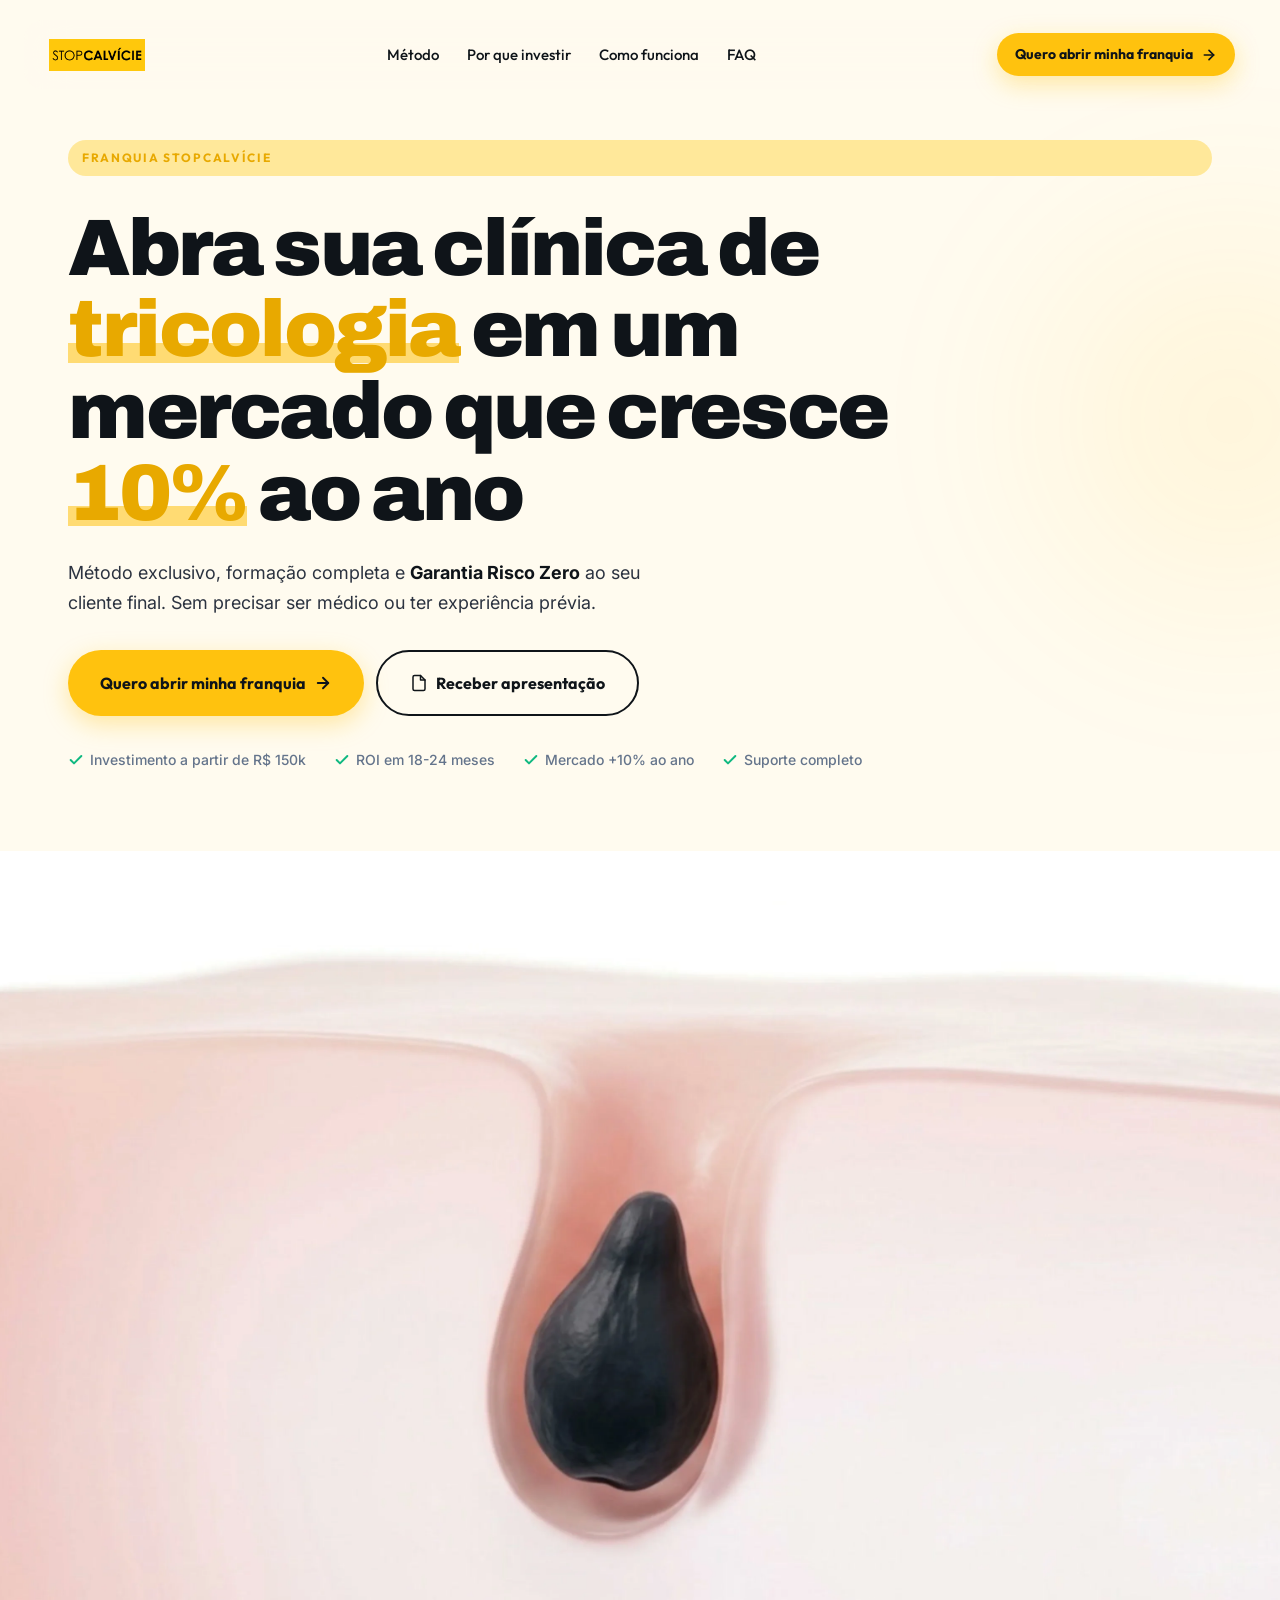
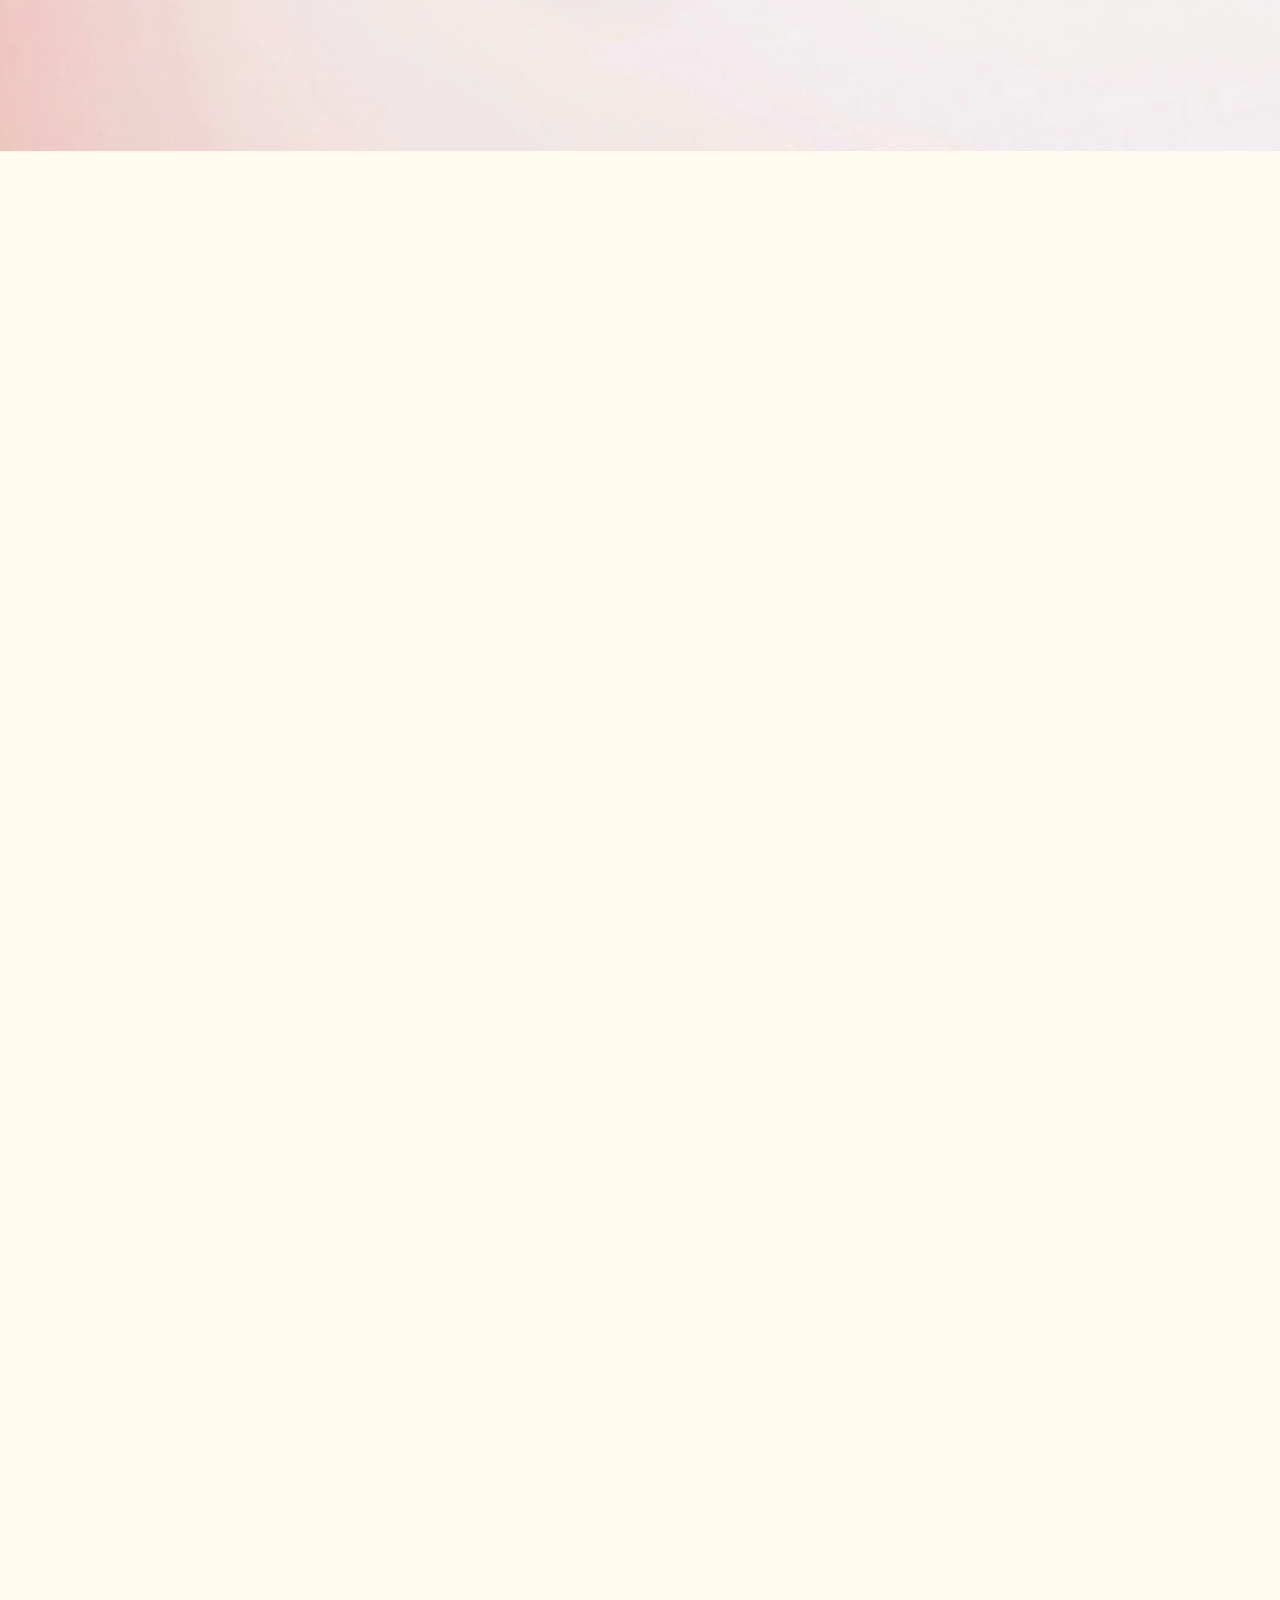
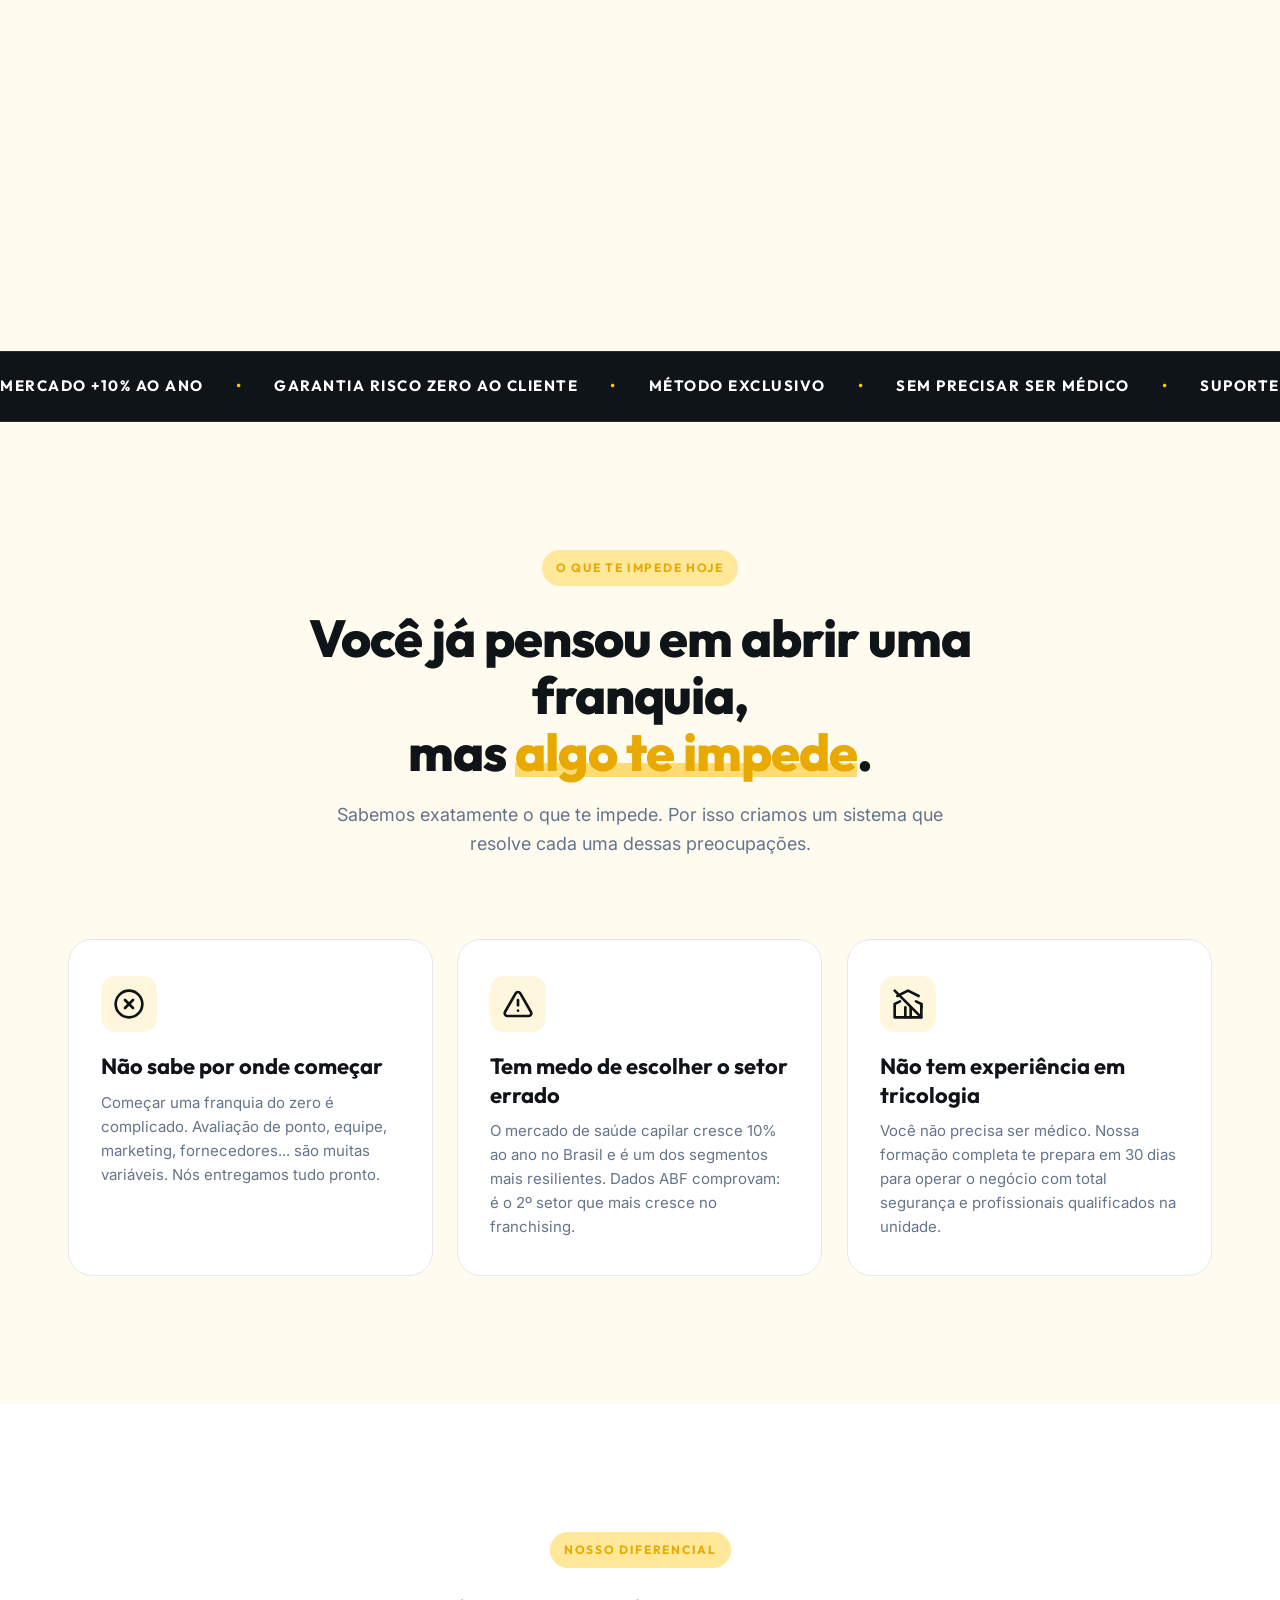
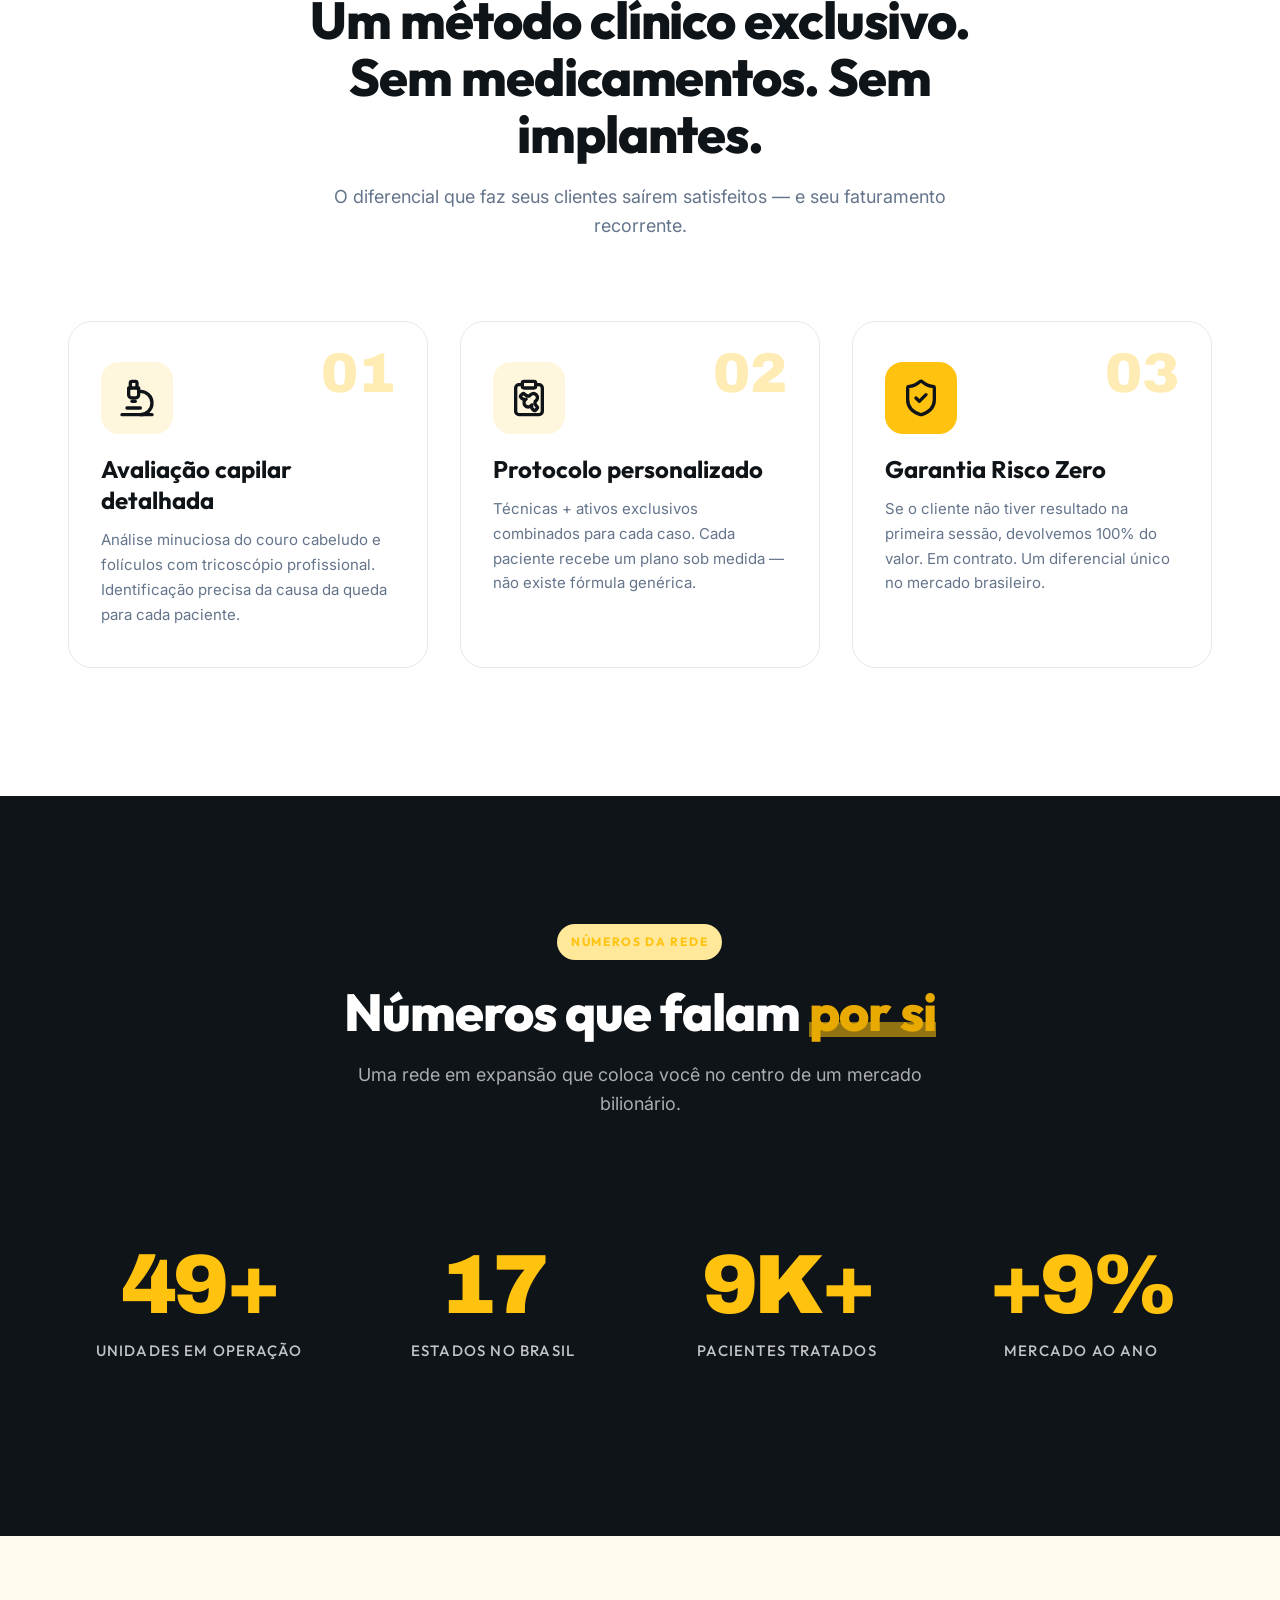
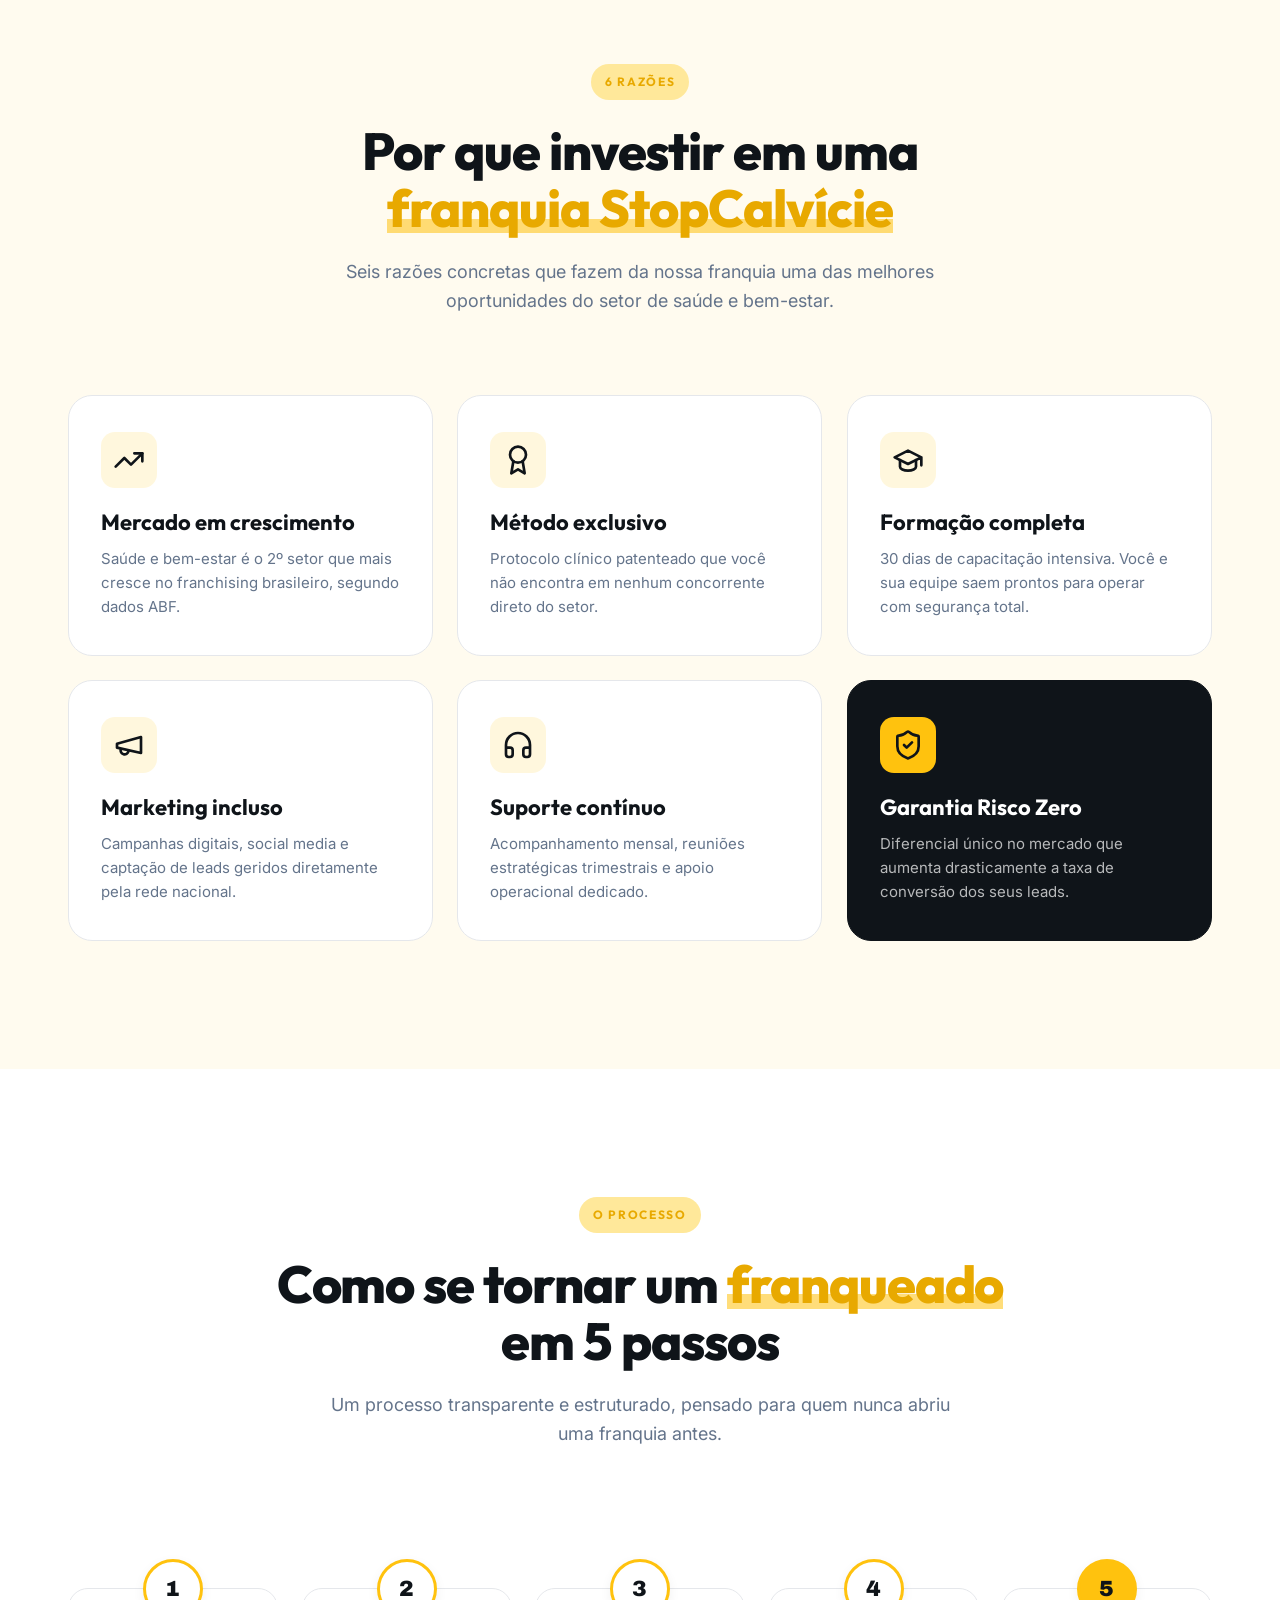
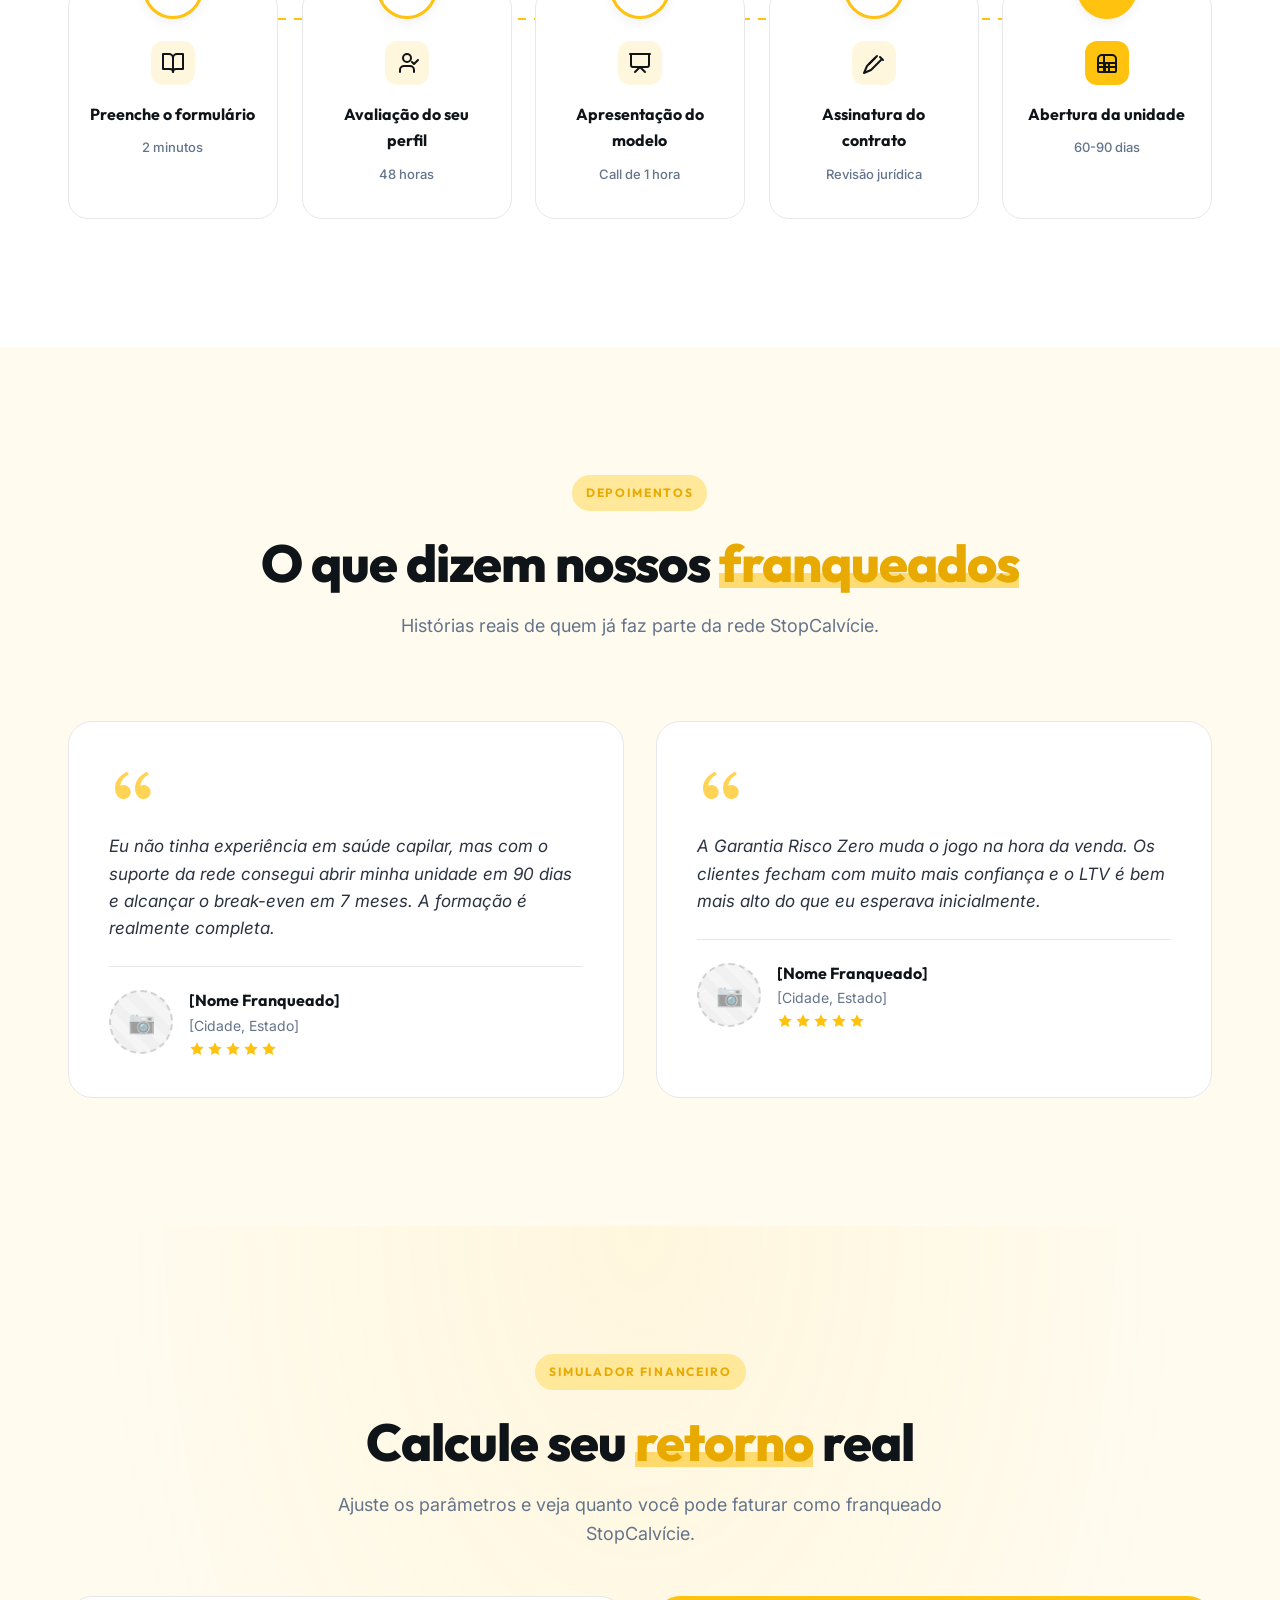
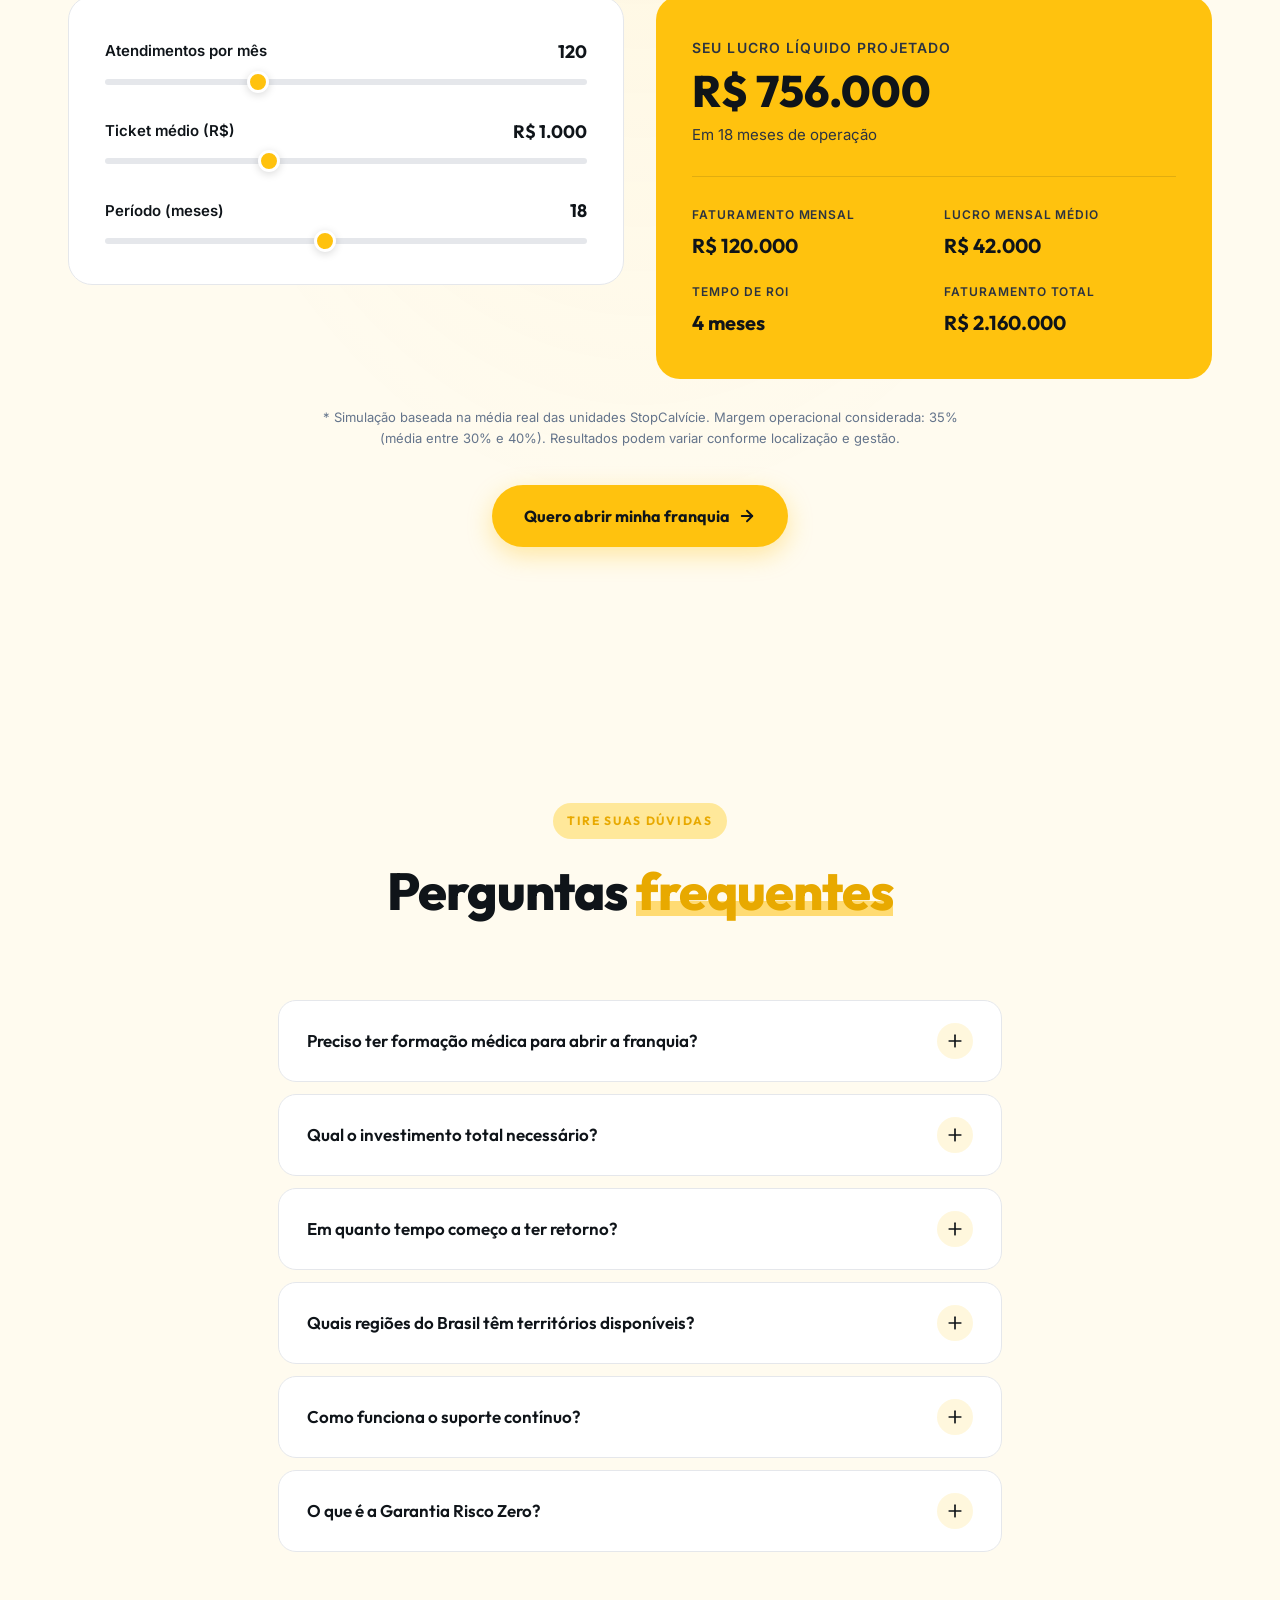
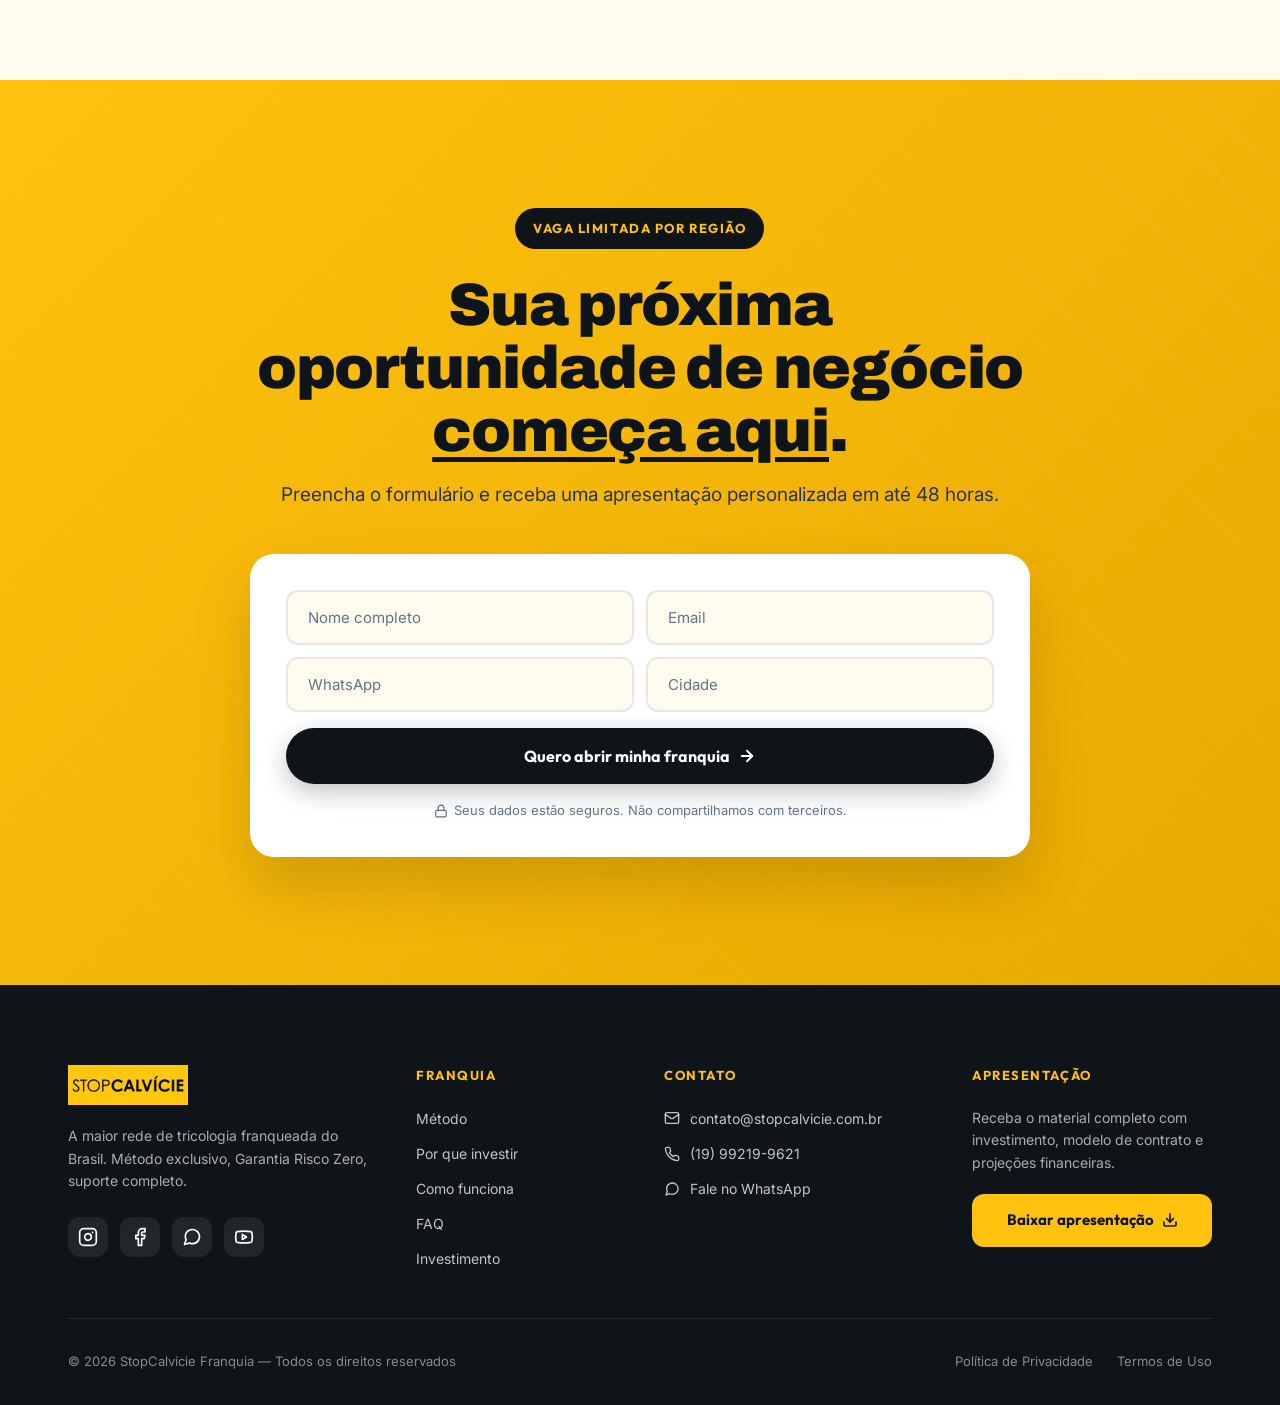
<file: index.html>
<!DOCTYPE html>
<html lang="pt-BR">
<head>
  <meta charset="UTF-8">
  <meta name="viewport" content="width=device-width, initial-scale=1.0">
  <title>Franquia StopCalvície — Abra sua clínica de tricologia | Método exclusivo + Garantia Risco Zero</title>
  <meta name="description" content="Abra sua franquia StopCalvície e entre no mercado de tricologia que cresce 10% ao ano. Método exclusivo, formação completa e suporte total. Sem precisar ser médico. A partir de R$ 150k.">
  <meta name="keywords" content="franquia tricologia, franquia calvície, franquia saúde, stopcalvicie, abrir franquia, investir franquia, franquia brasil, franquia saúde capilar">
  <meta name="author" content="StopCalvície Franquia">
  <meta name="robots" content="index, follow">

  <!-- Open Graph -->
  <meta property="og:title" content="Franquia StopCalvície — Abra sua clínica de tricologia">
  <meta property="og:description" content="Mercado +10% ao ano · Método exclusivo · Garantia Risco Zero · Suporte completo. Sua próxima franquia começa aqui.">
  <meta property="og:image" content="./logos/favicon-stopcalvicie-512.png">
  <meta property="og:url" content="https://franquia.stopcalvicie.com.br">
  <meta property="og:type" content="website">
  <meta property="og:locale" content="pt_BR">

  <!-- Twitter -->
  <meta name="twitter:card" content="summary_large_image">
  <meta name="twitter:title" content="Franquia StopCalvície — Abra sua clínica de tricologia">
  <meta name="twitter:description" content="Mercado +10% ao ano · Método exclusivo · Garantia Risco Zero. Sua próxima franquia começa aqui.">
  <meta name="twitter:image" content="./logos/favicon-stopcalvicie-512.png">

  <!-- Favicon -->
  <link rel="icon" type="image/png" sizes="32x32" href="./logos/favicon-stopcalvicie-32.png">
  <link rel="icon" type="image/png" sizes="512x512" href="./logos/favicon-stopcalvicie-512.png">
  <link rel="apple-touch-icon" sizes="180x180" href="./logos/favicon-stopcalvicie-180.png">

  <!-- Fonts -->
  <link rel="preconnect" href="https://fonts.googleapis.com">
  <link rel="preconnect" href="https://fonts.gstatic.com" crossorigin>
  <link href="https://fonts.googleapis.com/css2?family=Outfit:wght@400;600;700;800&family=Inter:wght@400;500;600;700&family=Archivo:wght@800;900&display=swap" rel="stylesheet">

  <!-- Styles -->
  <link rel="stylesheet" href="./style.css">
</head>
<body>

  <!-- ════════════════════════════════════════════════════════ -->
  <!-- 1. NAVBAR                                                 -->
  <!-- ════════════════════════════════════════════════════════ -->
  <nav class="navbar" id="navbar" aria-label="Navegação principal">
    <div class="navbar-inner">
      <a href="#top" class="navbar-logo" aria-label="StopCalvície Franquia - Home">
        <img src="./logos/logo-stopcalvicie-transparent.png" alt="StopCalvície Franquia" width="160" height="40">
      </a>
      <ul class="navbar-menu" role="menubar">
        <li role="none"><a href="#metodo" role="menuitem">Método</a></li>
        <li role="none"><a href="#por-que" role="menuitem">Por que investir</a></li>
        <li role="none"><a href="#como" role="menuitem">Como funciona</a></li>
        <li role="none"><a href="#faq" role="menuitem">FAQ</a></li>
      </ul>
      <a href="#cta-final" class="btn btn-primary btn-nav">
        Quero abrir minha franquia
        <svg width="16" height="16" viewBox="0 0 24 24" fill="none" stroke="currentColor" stroke-width="2.5" stroke-linecap="round" stroke-linejoin="round" aria-hidden="true"><path d="M5 12h14"/><path d="m12 5 7 7-7 7"/></svg>
      </a>
      <button class="navbar-toggle" id="navToggle" aria-label="Abrir menu" aria-expanded="false">
        <svg width="24" height="24" viewBox="0 0 24 24" fill="none" stroke="currentColor" stroke-width="2" stroke-linecap="round" stroke-linejoin="round" aria-hidden="true"><line x1="4" x2="20" y1="12" y2="12"/><line x1="4" x2="20" y1="6" y2="6"/><line x1="4" x2="20" y1="18" y2="18"/></svg>
      </button>
    </div>
  </nav>

  <!-- Mobile menu overlay -->
  <div class="mobile-menu" id="mobileMenu" aria-hidden="true">
    <a href="#metodo" class="mobile-menu-link">Método</a>
    <a href="#por-que" class="mobile-menu-link">Por que investir</a>
    <a href="#como" class="mobile-menu-link">Como funciona</a>
    <a href="#faq" class="mobile-menu-link">FAQ</a>
    <a href="#cta-final" class="btn btn-primary mobile-menu-cta">Quero abrir minha franquia</a>
  </div>

  <!-- ════════════════════════════════════════════════════════ -->
  <!-- 2. HERO                                                   -->
  <!-- ════════════════════════════════════════════════════════ -->
  <section class="hero" id="top">
    <div class="container hero-inner">
      <span class="eyebrow fade-up">FRANQUIA STOPCALVÍCIE</span>
      <h1 class="hero-title" id="heroTitle" aria-label="Abra sua clínica de tricologia em um mercado que cresce 10% ao ano"></h1>
      <p class="hero-subtitle fade-up fade-up-delay-4">
        Método exclusivo, formação completa e <strong>Garantia Risco Zero</strong> ao seu cliente final. Sem precisar ser médico ou ter experiência prévia.
      </p>
      <div class="hero-ctas fade-up fade-up-delay-5">
        <a href="#cta-final" class="btn btn-primary btn-large">
          Quero abrir minha franquia
          <svg width="18" height="18" viewBox="0 0 24 24" fill="none" stroke="currentColor" stroke-width="2.5" stroke-linecap="round" stroke-linejoin="round" aria-hidden="true"><path d="M5 12h14"/><path d="m12 5 7 7-7 7"/></svg>
        </a>
        <a href="#cta-final" class="btn btn-secondary btn-large">
          <svg width="18" height="18" viewBox="0 0 24 24" fill="none" stroke="currentColor" stroke-width="2" stroke-linecap="round" stroke-linejoin="round" aria-hidden="true"><path d="M14 2H6a2 2 0 0 0-2 2v16a2 2 0 0 0 2 2h12a2 2 0 0 0 2-2V8z"/><polyline points="14 2 14 8 20 8"/></svg>
          Receber apresentação
        </a>
      </div>
      <div class="hero-trust fade-up fade-up-delay-5">
        <div class="trust-item"><svg width="16" height="16" viewBox="0 0 24 24" fill="none" stroke="#10B981" stroke-width="3" stroke-linecap="round" stroke-linejoin="round" aria-hidden="true"><polyline points="20 6 9 17 4 12"/></svg> Investimento a partir de R$ 150k</div>
        <div class="trust-item"><svg width="16" height="16" viewBox="0 0 24 24" fill="none" stroke="#10B981" stroke-width="3" stroke-linecap="round" stroke-linejoin="round" aria-hidden="true"><polyline points="20 6 9 17 4 12"/></svg> ROI em 18-24 meses</div>
        <div class="trust-item"><svg width="16" height="16" viewBox="0 0 24 24" fill="none" stroke="#10B981" stroke-width="3" stroke-linecap="round" stroke-linejoin="round" aria-hidden="true"><polyline points="20 6 9 17 4 12"/></svg> Mercado +10% ao ano</div>
        <div class="trust-item"><svg width="16" height="16" viewBox="0 0 24 24" fill="none" stroke="#10B981" stroke-width="3" stroke-linecap="round" stroke-linejoin="round" aria-hidden="true"><polyline points="20 6 9 17 4 12"/></svg> Suporte completo</div>
      </div>
    </div>
  </section>

  <!-- ════════════════════════════════════════════════════════ -->
  <!-- 2B. SCROLL ANIMATION                                      -->
  <!-- ════════════════════════════════════════════════════════ -->
  <section class="scroll-anim-section" id="scroll-anim">
    <div class="scroll-sticky">
      <canvas id="scrollCanvas"></canvas>
      <div class="scroll-loader" id="scrollLoader">
        <div class="scroll-loader-inner">
          <div class="scroll-loader-spinner"></div>
          <span class="scroll-loader-text">Carregando experiência...</span>
        </div>
      </div>
    </div>
    <div class="scroll-annotation" id="ann-1" data-show="0.40" data-hide="0.90">
      <span class="ann-label">RESULTADOS REAIS</span>
      <h3>Resultados que se veem, sessão após sessão</h3>
      <p>Mais de 10.000 clientes transformados com o protocolo StopCalvície.</p>
    </div>
  </section>

  <!-- ════════════════════════════════════════════════════════ -->
  <!-- 3. MARQUEE                                                -->
  <!-- ════════════════════════════════════════════════════════ -->
  <div class="marquee" aria-hidden="true">
    <div class="marquee-track">
      <span>MERCADO +10% AO ANO</span><span class="dot">•</span>
      <span>GARANTIA RISCO ZERO AO CLIENTE</span><span class="dot">•</span>
      <span>MÉTODO EXCLUSIVO</span><span class="dot">•</span>
      <span>SEM PRECISAR SER MÉDICO</span><span class="dot">•</span>
      <span>SUPORTE COMPLETO</span><span class="dot">•</span>
      <span>TERRITÓRIOS DISPONÍVEIS</span><span class="dot">•</span>
      <span>ROI 18-24 MESES</span><span class="dot">★</span>
      <span>MERCADO +10% AO ANO</span><span class="dot">•</span>
      <span>GARANTIA RISCO ZERO AO CLIENTE</span><span class="dot">•</span>
      <span>MÉTODO EXCLUSIVO</span><span class="dot">•</span>
      <span>SEM PRECISAR SER MÉDICO</span><span class="dot">•</span>
      <span>SUPORTE COMPLETO</span><span class="dot">•</span>
      <span>TERRITÓRIOS DISPONÍVEIS</span><span class="dot">•</span>
      <span>ROI 18-24 MESES</span><span class="dot">★</span>
    </div>
  </div>

  <!-- ════════════════════════════════════════════════════════ -->
  <!-- 4. TRE PAURE                                              -->
  <!-- ════════════════════════════════════════════════════════ -->
  <section class="section" id="paure">
    <div class="container">
      <div class="section-head">
        <span class="eyebrow fade-up">O QUE TE IMPEDE HOJE</span>
        <h2 class="section-title fade-up fade-up-delay-1">Você já pensou em abrir uma franquia,<br>mas <em>algo te impede</em>.</h2>
        <p class="section-sub fade-up fade-up-delay-2">Sabemos exatamente o que te impede. Por isso criamos um sistema que resolve cada uma dessas preocupações.</p>
      </div>
      <div class="cards-3">
        <article class="card-fear stagger-card" data-stagger="0">
          <div class="icon-wrap">
            <svg width="32" height="32" viewBox="0 0 24 24" fill="none" stroke="currentColor" stroke-width="2" stroke-linecap="round" stroke-linejoin="round" aria-hidden="true"><circle cx="12" cy="12" r="10"/><path d="m15 9-6 6"/><path d="m9 9 6 6"/></svg>
          </div>
          <h3>Não sabe por onde começar</h3>
          <p>Começar uma franquia do zero é complicado. Avaliação de ponto, equipe, marketing, fornecedores... são muitas variáveis. Nós entregamos tudo pronto.</p>
        </article>
        <article class="card-fear stagger-card" data-stagger="1">
          <div class="icon-wrap">
            <svg width="32" height="32" viewBox="0 0 24 24" fill="none" stroke="currentColor" stroke-width="2" stroke-linecap="round" stroke-linejoin="round" aria-hidden="true"><path d="m21.73 18-8-14a2 2 0 0 0-3.48 0l-8 14A2 2 0 0 0 4 21h16a2 2 0 0 0 1.73-3Z"/><path d="M12 9v4"/><path d="M12 17h.01"/></svg>
          </div>
          <h3>Tem medo de escolher o setor errado</h3>
          <p>O mercado de saúde capilar cresce 10% ao ano no Brasil e é um dos segmentos mais resilientes. Dados ABF comprovam: é o 2º setor que mais cresce no franchising.</p>
        </article>
        <article class="card-fear stagger-card" data-stagger="2">
          <div class="icon-wrap">
            <svg width="32" height="32" viewBox="0 0 24 24" fill="none" stroke="currentColor" stroke-width="2" stroke-linecap="round" stroke-linejoin="round" aria-hidden="true"><path d="m4 6 8-4 8 4"/><path d="m18 10 4 2v3"/><path d="M14 22v-7.5"/><path d="M10 22v-7.5"/><path d="m6 10-4 2v10h20V12"/><line x1="2" x2="22" y1="2" y2="22"/></svg>
          </div>
          <h3>Não tem experiência em tricologia</h3>
          <p>Você não precisa ser médico. Nossa formação completa te prepara em 30 dias para operar o negócio com total segurança e profissionais qualificados na unidade.</p>
        </article>
      </div>
    </div>
  </section>

  <!-- ════════════════════════════════════════════════════════ -->
  <!-- 5. METODO                                                 -->
  <!-- ════════════════════════════════════════════════════════ -->
  <section class="section section-alt" id="metodo">
    <div class="container">
      <div class="section-head">
        <span class="eyebrow fade-up">NOSSO DIFERENCIAL</span>
        <h2 class="section-title fade-up fade-up-delay-1">Um método clínico exclusivo.<br>Sem medicamentos. Sem implantes.</h2>
        <p class="section-sub fade-up fade-up-delay-2">O diferencial que faz seus clientes saírem satisfeitos — e seu faturamento recorrente.</p>
      </div>
      <div class="method-steps">
        <div class="method-step stagger-card" data-stagger="0">
          <div class="method-number">01</div>
          <div class="icon-wrap icon-wrap-lg">
            <svg width="40" height="40" viewBox="0 0 24 24" fill="none" stroke="currentColor" stroke-width="2" stroke-linecap="round" stroke-linejoin="round" aria-hidden="true"><path d="M6 18h8"/><path d="M3 22h18"/><path d="M14 22a7 7 0 1 0 0-14h-1"/><path d="M9 14h2"/><path d="M9 12a2 2 0 0 1-2-2V6h6v4a2 2 0 0 1-2 2Z"/><path d="M12 6V3a1 1 0 0 0-1-1H9a1 1 0 0 0-1 1v3"/></svg>
          </div>
          <h3>Avaliação capilar detalhada</h3>
          <p>Análise minuciosa do couro cabeludo e folículos com tricoscópio profissional. Identificação precisa da causa da queda para cada paciente.</p>
        </div>
        <div class="method-step stagger-card" data-stagger="1">
          <div class="method-number">02</div>
          <div class="icon-wrap icon-wrap-lg">
            <svg width="40" height="40" viewBox="0 0 24 24" fill="none" stroke="currentColor" stroke-width="2" stroke-linecap="round" stroke-linejoin="round" aria-hidden="true"><rect width="8" height="4" x="8" y="2" rx="1" ry="1"/><path d="M16 4h2a2 2 0 0 1 2 2v14a2 2 0 0 1-2 2H6a2 2 0 0 1-2-2V6a2 2 0 0 1 2-2h2"/><path d="M10.29 12.7a2.43 2.43 0 0 1-2.66-.52l-.4-.4a1 1 0 0 1 0-1.41l.7-.7a1 1 0 0 1 1.41 0l.4.4c.72.72 1.83.91 2.66.52a2.5 2.5 0 1 1 3.41 3.4c-.39.85-.2 1.95.52 2.67l.4.4a1 1 0 0 1 0 1.41l-.7.71a1 1 0 0 1-1.41 0l-.4-.4a2.43 2.43 0 0 1-.52-2.67 2.5 2.5 0 1 1-3.41-3.41Z"/></svg>
          </div>
          <h3>Protocolo personalizado</h3>
          <p>Técnicas + ativos exclusivos combinados para cada caso. Cada paciente recebe um plano sob medida — não existe fórmula genérica.</p>
        </div>
        <div class="method-step stagger-card" data-stagger="2">
          <div class="method-number">03</div>
          <div class="icon-wrap icon-wrap-lg icon-wrap-yellow">
            <svg width="40" height="40" viewBox="0 0 24 24" fill="none" stroke="currentColor" stroke-width="2" stroke-linecap="round" stroke-linejoin="round" aria-hidden="true"><path d="M20 13c0 5-3.5 7.5-7.66 8.95a1 1 0 0 1-.67-.01C7.5 20.5 4 18 4 13V6a1 1 0 0 1 1-1c2 0 4.5-1.2 6.24-2.72a1.17 1.17 0 0 1 1.52 0C14.51 3.81 17 5 19 5a1 1 0 0 1 1 1z"/><path d="m9 12 2 2 4-4"/></svg>
          </div>
          <h3>Garantia Risco Zero</h3>
          <p>Se o cliente não tiver resultado na primeira sessão, devolvemos 100% do valor. Em contrato. Um diferencial único no mercado brasileiro.</p>
        </div>
      </div>
    </div>
  </section>

  <!-- ════════════════════════════════════════════════════════ -->
  <!-- 6. PROOF — STATS                                          -->
  <!-- ════════════════════════════════════════════════════════ -->
  <!-- DATI DA CONFERMARE CON CLIENTE -->
  <section class="section section-dark" id="proof">
    <div class="container">
      <div class="section-head">
        <span class="eyebrow fade-up">NÚMEROS DA REDE</span>
        <h2 class="section-title fade-up fade-up-delay-1">Números que falam <em>por si</em></h2>
        <p class="section-sub fade-up fade-up-delay-2">Uma rede em expansão que coloca você no centro de um mercado bilionário.</p>
      </div>
      <div class="stats-grid">
        <div class="stat-item" data-stagger="0">
          <div class="stat-number counter" data-target="50" data-suffix="+">0</div>
          <div class="stat-label">Unidades em operação</div>
        </div>
        <div class="stat-item" data-stagger="1">
          <div class="stat-number counter" data-target="18" data-suffix="">0</div>
          <div class="stat-label">Estados no Brasil</div>
        </div>
        <div class="stat-item" data-stagger="2">
          <div class="stat-number counter" data-target="10" data-suffix="K+">0</div>
          <div class="stat-label">Pacientes tratados</div>
        </div>
        <div class="stat-item" data-stagger="3">
          <div class="stat-number counter" data-target="10" data-suffix="%" data-prefix="+">0</div>
          <div class="stat-label">Mercado ao ano</div>
        </div>
      </div>
    </div>
  </section>

  <!-- ════════════════════════════════════════════════════════ -->
  <!-- 7. PER CHÉ INVESTIRE                                       -->
  <!-- ════════════════════════════════════════════════════════ -->
  <section class="section" id="por-que">
    <div class="container">
      <div class="section-head">
        <span class="eyebrow fade-up">6 RAZÕES</span>
        <h2 class="section-title fade-up fade-up-delay-1">Por que investir em uma <em>franquia StopCalvície</em></h2>
        <p class="section-sub fade-up fade-up-delay-2">Seis razões concretas que fazem da nossa franquia uma das melhores oportunidades do setor de saúde e bem-estar.</p>
      </div>
      <div class="reasons-grid">
        <article class="reason-card stagger-card" data-stagger="0">
          <div class="icon-wrap">
            <svg width="32" height="32" viewBox="0 0 24 24" fill="none" stroke="currentColor" stroke-width="2" stroke-linecap="round" stroke-linejoin="round" aria-hidden="true"><polyline points="22 7 13.5 15.5 8.5 10.5 2 17"/><polyline points="16 7 22 7 22 13"/></svg>
          </div>
          <h3>Mercado em crescimento</h3>
          <p>Saúde e bem-estar é o 2º setor que mais cresce no franchising brasileiro, segundo dados ABF.</p>
        </article>
        <article class="reason-card stagger-card" data-stagger="1">
          <div class="icon-wrap">
            <svg width="32" height="32" viewBox="0 0 24 24" fill="none" stroke="currentColor" stroke-width="2" stroke-linecap="round" stroke-linejoin="round" aria-hidden="true"><circle cx="12" cy="8" r="6"/><path d="M15.477 12.89 17 22l-5-3-5 3 1.523-9.11"/></svg>
          </div>
          <h3>Método exclusivo</h3>
          <p>Protocolo clínico patenteado que você não encontra em nenhum concorrente direto do setor.</p>
        </article>
        <article class="reason-card stagger-card" data-stagger="2">
          <div class="icon-wrap">
            <svg width="32" height="32" viewBox="0 0 24 24" fill="none" stroke="currentColor" stroke-width="2" stroke-linecap="round" stroke-linejoin="round" aria-hidden="true"><path d="M22 10v6M2 10l10-5 10 5-10 5z"/><path d="M6 12v5c0 1.657 2.686 3 6 3s6-1.343 6-3v-5"/></svg>
          </div>
          <h3>Formação completa</h3>
          <p>30 dias de capacitação intensiva. Você e sua equipe saem prontos para operar com segurança total.</p>
        </article>
        <article class="reason-card stagger-card" data-stagger="3">
          <div class="icon-wrap">
            <svg width="32" height="32" viewBox="0 0 24 24" fill="none" stroke="currentColor" stroke-width="2" stroke-linecap="round" stroke-linejoin="round" aria-hidden="true"><path d="m3 11 18-5v12L3 14v-3z"/><path d="M11.6 16.8a3 3 0 1 1-5.8-1.6"/></svg>
          </div>
          <h3>Marketing incluso</h3>
          <p>Campanhas digitais, social media e captação de leads geridos diretamente pela rede nacional.</p>
        </article>
        <article class="reason-card stagger-card" data-stagger="4">
          <div class="icon-wrap">
            <svg width="32" height="32" viewBox="0 0 24 24" fill="none" stroke="currentColor" stroke-width="2" stroke-linecap="round" stroke-linejoin="round" aria-hidden="true"><path d="M3 14h3a2 2 0 0 1 2 2v3a2 2 0 0 1-2 2H5a2 2 0 0 1-2-2v-7a9 9 0 0 1 18 0v7a2 2 0 0 1-2 2h-1a2 2 0 0 1-2-2v-3a2 2 0 0 1 2-2h3"/></svg>
          </div>
          <h3>Suporte contínuo</h3>
          <p>Acompanhamento mensal, reuniões estratégicas trimestrais e apoio operacional dedicado.</p>
        </article>
        <article class="reason-card stagger-card reason-card-highlight" data-stagger="5">
          <div class="icon-wrap icon-wrap-yellow">
            <svg width="32" height="32" viewBox="0 0 24 24" fill="none" stroke="currentColor" stroke-width="2" stroke-linecap="round" stroke-linejoin="round" aria-hidden="true"><path d="M20 13c0 5-3.5 7.5-7.66 8.95a1 1 0 0 1-.67-.01C7.5 20.5 4 18 4 13V6a1 1 0 0 1 1-1c2 0 4.5-1.2 6.24-2.72a1.17 1.17 0 0 1 1.52 0C14.51 3.81 17 5 19 5a1 1 0 0 1 1 1z"/><path d="m9 12 2 2 4-4"/></svg>
          </div>
          <h3>Garantia Risco Zero</h3>
          <p>Diferencial único no mercado que aumenta drasticamente a taxa de conversão dos seus leads.</p>
        </article>
      </div>
    </div>
  </section>

  <!-- ════════════════════════════════════════════════════════ -->
  <!-- 8. COME DIVENTARE FRANQUEADO                              -->
  <!-- ════════════════════════════════════════════════════════ -->
  <section class="section section-alt" id="como">
    <div class="container">
      <div class="section-head">
        <span class="eyebrow fade-up">O PROCESSO</span>
        <h2 class="section-title fade-up fade-up-delay-1">Como se tornar um <em>franqueado</em> em 5 passos</h2>
        <p class="section-sub fade-up fade-up-delay-2">Um processo transparente e estruturado, pensado para quem nunca abriu uma franquia antes.</p>
      </div>
      <div class="timeline">
        <div class="timeline-line" aria-hidden="true"></div>
        <div class="timeline-step stagger-card" data-stagger="0">
          <div class="timeline-dot">1</div>
          <div class="icon-wrap icon-wrap-sm">
            <svg width="24" height="24" viewBox="0 0 24 24" fill="none" stroke="currentColor" stroke-width="2" stroke-linecap="round" stroke-linejoin="round" aria-hidden="true"><path d="M2 3h6a4 4 0 0 1 4 4v14a3 3 0 0 0-3-3H2z"/><path d="M22 3h-6a4 4 0 0 0-4 4v14a3 3 0 0 1 3-3h7z"/></svg>
          </div>
          <h4>Preenche o formulário</h4>
          <span class="timeline-duration">2 minutos</span>
        </div>
        <div class="timeline-step stagger-card" data-stagger="1">
          <div class="timeline-dot">2</div>
          <div class="icon-wrap icon-wrap-sm">
            <svg width="24" height="24" viewBox="0 0 24 24" fill="none" stroke="currentColor" stroke-width="2" stroke-linecap="round" stroke-linejoin="round" aria-hidden="true"><path d="M19 21v-2a4 4 0 0 0-4-4H9a4 4 0 0 0-4 4v2"/><circle cx="12" cy="7" r="4"/><polyline points="17 11 19 13 23 9"/></svg>
          </div>
          <h4>Avaliação do seu perfil</h4>
          <span class="timeline-duration">48 horas</span>
        </div>
        <div class="timeline-step stagger-card" data-stagger="2">
          <div class="timeline-dot">3</div>
          <div class="icon-wrap icon-wrap-sm">
            <svg width="24" height="24" viewBox="0 0 24 24" fill="none" stroke="currentColor" stroke-width="2" stroke-linecap="round" stroke-linejoin="round" aria-hidden="true"><path d="M2 3h20"/><path d="M21 3v11a2 2 0 0 1-2 2H5a2 2 0 0 1-2-2V3"/><path d="m7 21 5-5 5 5"/></svg>
          </div>
          <h4>Apresentação do modelo</h4>
          <span class="timeline-duration">Call de 1 hora</span>
        </div>
        <div class="timeline-step stagger-card" data-stagger="3">
          <div class="timeline-dot">4</div>
          <div class="icon-wrap icon-wrap-sm">
            <svg width="24" height="24" viewBox="0 0 24 24" fill="none" stroke="currentColor" stroke-width="2" stroke-linecap="round" stroke-linejoin="round" aria-hidden="true"><path d="M15 5 5 15l-3 7 7-3L19 9"/><path d="m18 6 3 3"/><path d="M13 7 7 13"/></svg>
          </div>
          <h4>Assinatura do contrato</h4>
          <span class="timeline-duration">Revisão jurídica</span>
        </div>
        <div class="timeline-step stagger-card" data-stagger="4">
          <div class="timeline-dot timeline-dot-final">5</div>
          <div class="icon-wrap icon-wrap-sm icon-wrap-yellow">
            <svg width="24" height="24" viewBox="0 0 24 24" fill="none" stroke="currentColor" stroke-width="2" stroke-linecap="round" stroke-linejoin="round" aria-hidden="true"><path d="M10 20v-6a2 2 0 0 1 2-2h0a2 2 0 0 1 2 2v6"/><path d="M9 4v16"/><path d="M3 8c0-2.2 1.8-4 4-4h10c2.2 0 4 1.8 4 4v12c0 .6-.4 1-1 1H4c-.6 0-1-.4-1-1Z"/><path d="M3 12h18"/><path d="M3 16h18"/></svg>
          </div>
          <h4>Abertura da unidade</h4>
          <span class="timeline-duration">60-90 dias</span>
        </div>
      </div>
    </div>
  </section>

  <!-- ════════════════════════════════════════════════════════ -->
  <!-- 9. TESTIMONIANZE                                           -->
  <!-- ════════════════════════════════════════════════════════ -->
  <!-- SOSTITUIRE CON TESTIMONIANZE REALI DEL CLIENTE -->
  <section class="section" id="testimonials">
    <div class="container">
      <div class="section-head">
        <span class="eyebrow fade-up">DEPOIMENTOS</span>
        <h2 class="section-title fade-up fade-up-delay-1">O que dizem nossos <em>franqueados</em></h2>
        <p class="section-sub fade-up fade-up-delay-2">Histórias reais de quem já faz parte da rede StopCalvície.</p>
      </div>
      <div class="testimonials-grid">
        <article class="testimonial-card stagger-card" data-stagger="0">
          <svg class="testimonial-quote" width="48" height="48" viewBox="0 0 24 24" fill="currentColor" aria-hidden="true"><path d="M4.583 17.321C3.553 16.227 3 15 3 13.011c0-3.5 2.457-6.637 6.03-8.188l.893 1.378c-3.335 1.804-3.987 4.145-4.247 5.621.537-.278 1.24-.375 1.929-.311 1.804.167 3.226 1.648 3.226 3.489a3.5 3.5 0 0 1-3.5 3.5c-1.073 0-2.099-.49-2.748-1.179zm10 0C13.553 16.227 13 15 13 13.011c0-3.5 2.457-6.637 6.03-8.188l.893 1.378c-3.335 1.804-3.987 4.145-4.247 5.621.537-.278 1.24-.375 1.929-.311 1.804.167 3.226 1.648 3.226 3.489a3.5 3.5 0 0 1-3.5 3.5c-1.073 0-2.099-.49-2.748-1.179z"/></svg>
          <p class="testimonial-text">Eu não tinha experiência em saúde capilar, mas com o suporte da rede consegui abrir minha unidade em 90 dias e alcançar o break-even em 7 meses. A formação é realmente completa.</p>
          <div class="testimonial-author">
            <div class="photo-placeholder" data-shape="circle" style="width:64px;height:64px;min-height:64px;">
              <div class="photo-hint"><span class="photo-icon">📷</span></div>
            </div>
            <div class="testimonial-meta">
              <div class="testimonial-name">[Nome Franqueado]</div>
              <div class="testimonial-location">[Cidade, Estado]</div>
              <div class="testimonial-stars">
                <svg width="16" height="16" viewBox="0 0 24 24" fill="currentColor" aria-hidden="true"><polygon points="12 2 15.09 8.26 22 9.27 17 14.14 18.18 21.02 12 17.77 5.82 21.02 7 14.14 2 9.27 8.91 8.26 12 2"/></svg>
                <svg width="16" height="16" viewBox="0 0 24 24" fill="currentColor" aria-hidden="true"><polygon points="12 2 15.09 8.26 22 9.27 17 14.14 18.18 21.02 12 17.77 5.82 21.02 7 14.14 2 9.27 8.91 8.26 12 2"/></svg>
                <svg width="16" height="16" viewBox="0 0 24 24" fill="currentColor" aria-hidden="true"><polygon points="12 2 15.09 8.26 22 9.27 17 14.14 18.18 21.02 12 17.77 5.82 21.02 7 14.14 2 9.27 8.91 8.26 12 2"/></svg>
                <svg width="16" height="16" viewBox="0 0 24 24" fill="currentColor" aria-hidden="true"><polygon points="12 2 15.09 8.26 22 9.27 17 14.14 18.18 21.02 12 17.77 5.82 21.02 7 14.14 2 9.27 8.91 8.26 12 2"/></svg>
                <svg width="16" height="16" viewBox="0 0 24 24" fill="currentColor" aria-hidden="true"><polygon points="12 2 15.09 8.26 22 9.27 17 14.14 18.18 21.02 12 17.77 5.82 21.02 7 14.14 2 9.27 8.91 8.26 12 2"/></svg>
              </div>
            </div>
          </div>
        </article>
        <article class="testimonial-card stagger-card" data-stagger="1">
          <svg class="testimonial-quote" width="48" height="48" viewBox="0 0 24 24" fill="currentColor" aria-hidden="true"><path d="M4.583 17.321C3.553 16.227 3 15 3 13.011c0-3.5 2.457-6.637 6.03-8.188l.893 1.378c-3.335 1.804-3.987 4.145-4.247 5.621.537-.278 1.24-.375 1.929-.311 1.804.167 3.226 1.648 3.226 3.489a3.5 3.5 0 0 1-3.5 3.5c-1.073 0-2.099-.49-2.748-1.179zm10 0C13.553 16.227 13 15 13 13.011c0-3.5 2.457-6.637 6.03-8.188l.893 1.378c-3.335 1.804-3.987 4.145-4.247 5.621.537-.278 1.24-.375 1.929-.311 1.804.167 3.226 1.648 3.226 3.489a3.5 3.5 0 0 1-3.5 3.5c-1.073 0-2.099-.49-2.748-1.179z"/></svg>
          <p class="testimonial-text">A Garantia Risco Zero muda o jogo na hora da venda. Os clientes fecham com muito mais confiança e o LTV é bem mais alto do que eu esperava inicialmente.</p>
          <div class="testimonial-author">
            <div class="photo-placeholder" data-shape="circle" style="width:64px;height:64px;min-height:64px;">
              <div class="photo-hint"><span class="photo-icon">📷</span></div>
            </div>
            <div class="testimonial-meta">
              <div class="testimonial-name">[Nome Franqueado]</div>
              <div class="testimonial-location">[Cidade, Estado]</div>
              <div class="testimonial-stars">
                <svg width="16" height="16" viewBox="0 0 24 24" fill="currentColor" aria-hidden="true"><polygon points="12 2 15.09 8.26 22 9.27 17 14.14 18.18 21.02 12 17.77 5.82 21.02 7 14.14 2 9.27 8.91 8.26 12 2"/></svg>
                <svg width="16" height="16" viewBox="0 0 24 24" fill="currentColor" aria-hidden="true"><polygon points="12 2 15.09 8.26 22 9.27 17 14.14 18.18 21.02 12 17.77 5.82 21.02 7 14.14 2 9.27 8.91 8.26 12 2"/></svg>
                <svg width="16" height="16" viewBox="0 0 24 24" fill="currentColor" aria-hidden="true"><polygon points="12 2 15.09 8.26 22 9.27 17 14.14 18.18 21.02 12 17.77 5.82 21.02 7 14.14 2 9.27 8.91 8.26 12 2"/></svg>
                <svg width="16" height="16" viewBox="0 0 24 24" fill="currentColor" aria-hidden="true"><polygon points="12 2 15.09 8.26 22 9.27 17 14.14 18.18 21.02 12 17.77 5.82 21.02 7 14.14 2 9.27 8.91 8.26 12 2"/></svg>
                <svg width="16" height="16" viewBox="0 0 24 24" fill="currentColor" aria-hidden="true"><polygon points="12 2 15.09 8.26 22 9.27 17 14.14 18.18 21.02 12 17.77 5.82 21.02 7 14.14 2 9.27 8.91 8.26 12 2"/></svg>
              </div>
            </div>
          </div>
        </article>
      </div>
    </div>
  </section>

  <!-- ════════════════════════════════════════════════════════ -->
  <!-- 10. INVESTIMENTO                                          -->
  <!-- ════════════════════════════════════════════════════════ -->
  <!-- DATI DA CONFERMARE CON CLIENTE -->
  <section class="calculator-section section" id="calculadora">
    <div class="container">
      <div class="calc-header">
        <span class="eyebrow fade-up">SIMULADOR FINANCEIRO</span>
        <h2 class="section-title fade-up fade-up-delay-1">Calcule seu <em>retorno</em> real</h2>
        <p class="section-sub fade-up fade-up-delay-2">Ajuste os parâmetros e veja quanto você pode faturar como franqueado StopCalvície.</p>
      </div>
      <div class="calc-grid fade-up fade-up-delay-3">
        <!-- INPUTS -->
        <div class="calc-inputs">
          <div class="calc-slider-group">
            <div class="calc-slider-header">
              <label for="calcAtendimentos">Atendimentos por mês</label>
              <span class="calc-slider-value" id="valAtendimentos">120</span>
            </div>
            <input type="range" id="calcAtendimentos" min="40" max="300" value="120" step="10">
          </div>
          <div class="calc-slider-group">
            <div class="calc-slider-header">
              <label for="calcTicket">Ticket médio (R$)</label>
              <span class="calc-slider-value" id="valTicket">R$ 1.000</span>
            </div>
            <input type="range" id="calcTicket" min="500" max="2000" value="1000" step="50">
          </div>
          <div class="calc-slider-group">
            <div class="calc-slider-header">
              <label for="calcPeriodo">Período (meses)</label>
              <span class="calc-slider-value" id="valPeriodo">18</span>
            </div>
            <input type="range" id="calcPeriodo" min="3" max="36" value="18" step="1">
          </div>
        </div>
        <!-- OUTPUT -->
        <div class="calc-output">
          <div class="calc-output-main">
            <span class="calc-output-label">Seu lucro líquido projetado</span>
            <span class="calc-output-value" id="calcLucroTotal">R$ 756.000</span>
            <span class="calc-output-sub" id="calcPeriodoText">Em 18 meses de operação</span>
          </div>
          <div class="calc-breakdown">
            <div class="calc-breakdown-item">
              <span class="calc-breakdown-label">Faturamento mensal</span>
              <span class="calc-breakdown-value" id="calcFatMensal">R$ 120.000</span>
            </div>
            <div class="calc-breakdown-item">
              <span class="calc-breakdown-label">Lucro mensal médio</span>
              <span class="calc-breakdown-value" id="calcLucroMensal">R$ 42.000</span>
            </div>
            <div class="calc-breakdown-item">
              <span class="calc-breakdown-label">Tempo de ROI</span>
              <span class="calc-breakdown-value" id="calcTempoROI">4 meses</span>
            </div>
            <div class="calc-breakdown-item">
              <span class="calc-breakdown-label">Faturamento total</span>
              <span class="calc-breakdown-value" id="calcFatTotal">R$ 2.160.000</span>
            </div>
          </div>
        </div>
      </div>
      <p class="calc-disclaimer fade-up">* Simulação baseada na média real das unidades StopCalvície. Margem operacional considerada: 35% (média entre 30% e 40%). Resultados podem variar conforme localização e gestão.</p>
      <div class="calc-cta fade-up">
        <a href="#cta-final" class="btn btn-primary btn-large">
          Quero abrir minha franquia
          <svg width="18" height="18" viewBox="0 0 24 24" fill="none" stroke="currentColor" stroke-width="2.5" stroke-linecap="round" stroke-linejoin="round" aria-hidden="true"><path d="M5 12h14"/><path d="m12 5 7 7-7 7"/></svg>
        </a>
      </div>
    </div>
  </section>

  <!-- ════════════════════════════════════════════════════════ -->
  <!-- 11. FAQ                                                   -->
  <!-- ════════════════════════════════════════════════════════ -->
  <section class="section" id="faq">
    <div class="container container-narrow">
      <div class="section-head">
        <span class="eyebrow fade-up">TIRE SUAS DÚVIDAS</span>
        <h2 class="section-title fade-up fade-up-delay-1">Perguntas <em>frequentes</em></h2>
      </div>
      <div class="faq-list">
        <details class="faq-item fade-up">
          <summary>
            <span>Preciso ter formação médica para abrir a franquia?</span>
            <span class="faq-icon" aria-hidden="true">
              <svg class="faq-plus" width="20" height="20" viewBox="0 0 24 24" fill="none" stroke="currentColor" stroke-width="2" stroke-linecap="round" stroke-linejoin="round"><path d="M12 5v14"/><path d="M5 12h14"/></svg>
              <svg class="faq-minus" width="20" height="20" viewBox="0 0 24 24" fill="none" stroke="currentColor" stroke-width="2" stroke-linecap="round" stroke-linejoin="round"><path d="M5 12h14"/></svg>
            </span>
          </summary>
          <p>Não. Nossa formação completa de 30 dias te prepara integralmente. Você contrata profissionais técnicos para o atendimento e foca na gestão do negócio.</p>
        </details>
        <details class="faq-item fade-up">
          <summary>
            <span>Qual o investimento total necessário?</span>
            <span class="faq-icon" aria-hidden="true">
              <svg class="faq-plus" width="20" height="20" viewBox="0 0 24 24" fill="none" stroke="currentColor" stroke-width="2" stroke-linecap="round" stroke-linejoin="round"><path d="M12 5v14"/><path d="M5 12h14"/></svg>
              <svg class="faq-minus" width="20" height="20" viewBox="0 0 24 24" fill="none" stroke="currentColor" stroke-width="2" stroke-linecap="round" stroke-linejoin="round"><path d="M5 12h14"/></svg>
            </span>
          </summary>
          <p>O investimento varia conforme o modelo escolhido, a partir de R$ 150.000. Este valor inclui taxa de franquia, equipamentos, capacitação e suporte inicial nos primeiros meses.</p>
        </details>
        <details class="faq-item fade-up">
          <summary>
            <span>Em quanto tempo começo a ter retorno?</span>
            <span class="faq-icon" aria-hidden="true">
              <svg class="faq-plus" width="20" height="20" viewBox="0 0 24 24" fill="none" stroke="currentColor" stroke-width="2" stroke-linecap="round" stroke-linejoin="round"><path d="M12 5v14"/><path d="M5 12h14"/></svg>
              <svg class="faq-minus" width="20" height="20" viewBox="0 0 24 24" fill="none" stroke="currentColor" stroke-width="2" stroke-linecap="round" stroke-linejoin="round"><path d="M5 12h14"/></svg>
            </span>
          </summary>
          <p>Nossos franqueados alcançam o break-even em média entre 18 e 24 meses, com variações conforme localização, execução e volume de investimento em marketing local.</p>
        </details>
        <details class="faq-item fade-up">
          <summary>
            <span>Quais regiões do Brasil têm territórios disponíveis?</span>
            <span class="faq-icon" aria-hidden="true">
              <svg class="faq-plus" width="20" height="20" viewBox="0 0 24 24" fill="none" stroke="currentColor" stroke-width="2" stroke-linecap="round" stroke-linejoin="round"><path d="M12 5v14"/><path d="M5 12h14"/></svg>
              <svg class="faq-minus" width="20" height="20" viewBox="0 0 24 24" fill="none" stroke="currentColor" stroke-width="2" stroke-linecap="round" stroke-linejoin="round"><path d="M5 12h14"/></svg>
            </span>
          </summary>
          <p>Atualmente temos territórios disponíveis em várias capitais e cidades com mais de 100 mil habitantes. Preencha o formulário para consultar a disponibilidade específica na sua região.</p>
        </details>
        <details class="faq-item fade-up">
          <summary>
            <span>Como funciona o suporte contínuo?</span>
            <span class="faq-icon" aria-hidden="true">
              <svg class="faq-plus" width="20" height="20" viewBox="0 0 24 24" fill="none" stroke="currentColor" stroke-width="2" stroke-linecap="round" stroke-linejoin="round"><path d="M12 5v14"/><path d="M5 12h14"/></svg>
              <svg class="faq-minus" width="20" height="20" viewBox="0 0 24 24" fill="none" stroke="currentColor" stroke-width="2" stroke-linecap="round" stroke-linejoin="round"><path d="M5 12h14"/></svg>
            </span>
          </summary>
          <p>Você recebe acompanhamento mensal, acesso a reuniões estratégicas trimestrais, campanhas de marketing da rede e consultoria operacional dedicada por toda a vigência do contrato.</p>
        </details>
        <details class="faq-item fade-up">
          <summary>
            <span>O que é a Garantia Risco Zero?</span>
            <span class="faq-icon" aria-hidden="true">
              <svg class="faq-plus" width="20" height="20" viewBox="0 0 24 24" fill="none" stroke="currentColor" stroke-width="2" stroke-linecap="round" stroke-linejoin="round"><path d="M12 5v14"/><path d="M5 12h14"/></svg>
              <svg class="faq-minus" width="20" height="20" viewBox="0 0 24 24" fill="none" stroke="currentColor" stroke-width="2" stroke-linecap="round" stroke-linejoin="round"><path d="M5 12h14"/></svg>
            </span>
          </summary>
          <p>É nosso diferencial único: se o cliente final não tiver resultado visível na primeira sessão, devolvemos 100% do valor pago por ele. Isso aumenta drasticamente a confiança e sua taxa de conversão.</p>
        </details>
      </div>
    </div>
  </section>

  <!-- ════════════════════════════════════════════════════════ -->
  <!-- 12. CTA FINALE                                            -->
  <!-- ════════════════════════════════════════════════════════ -->
  <section class="cta-final" id="cta-final">
    <div class="container">
      <div class="cta-final-inner">
        <span class="cta-final-eyebrow fade-up">VAGA LIMITADA POR REGIÃO</span>
        <h2 class="cta-final-title fade-up fade-up-delay-1">Sua próxima oportunidade de negócio <em>começa aqui</em>.</h2>
        <p class="cta-final-sub fade-up fade-up-delay-2">Preencha o formulário e receba uma apresentação personalizada em até 48 horas.</p>
        <form class="cta-form fade-up fade-up-delay-3" id="leadForm" novalidate>
          <div class="form-grid">
            <input type="text" name="nome" placeholder="Nome completo" required aria-label="Nome completo">
            <input type="email" name="email" placeholder="Email" required aria-label="Email">
            <input type="tel" name="whatsapp" placeholder="WhatsApp" required aria-label="WhatsApp">
            <input type="text" name="cidade" placeholder="Cidade" required aria-label="Cidade">
          </div>
          <button type="submit" class="btn btn-dark btn-large btn-full">
            Quero abrir minha franquia
            <svg width="18" height="18" viewBox="0 0 24 24" fill="none" stroke="currentColor" stroke-width="2.5" stroke-linecap="round" stroke-linejoin="round" aria-hidden="true"><path d="M5 12h14"/><path d="m12 5 7 7-7 7"/></svg>
          </button>
          <p class="form-disclaimer">
            <svg width="14" height="14" viewBox="0 0 24 24" fill="none" stroke="currentColor" stroke-width="2" stroke-linecap="round" stroke-linejoin="round" aria-hidden="true"><rect width="18" height="11" x="3" y="11" rx="2" ry="2"/><path d="M7 11V7a5 5 0 0 1 10 0v4"/></svg>
            Seus dados estão seguros. Não compartilhamos com terceiros.
          </p>
        </form>
      </div>
    </div>
  </section>

  <!-- ════════════════════════════════════════════════════════ -->
  <!-- 13. FOOTER                                                -->
  <!-- ════════════════════════════════════════════════════════ -->
  <footer class="footer">
    <div class="container">
      <div class="footer-grid">
        <div class="footer-col footer-brand">
          <img src="./logos/logo-stopcalvicie-white.png" alt="StopCalvície Franquia" class="footer-logo" width="180" height="45">
          <p class="footer-tagline">A maior rede de tricologia franqueada do Brasil. Método exclusivo, Garantia Risco Zero, suporte completo.</p>
          <div class="footer-social">
            <a href="https://www.instagram.com/franquia.stopcalvicie" target="_blank" rel="noopener" aria-label="Instagram">
              <svg width="20" height="20" viewBox="0 0 24 24" fill="none" stroke="currentColor" stroke-width="2" stroke-linecap="round" stroke-linejoin="round" aria-hidden="true"><rect width="20" height="20" x="2" y="2" rx="5" ry="5"/><path d="M16 11.37A4 4 0 1 1 12.63 8 4 4 0 0 1 16 11.37z"/><line x1="17.5" x2="17.51" y1="6.5" y2="6.5"/></svg>
            </a>
            <a href="https://www.facebook.com/profile.php?id=61561894386366" target="_blank" rel="noopener" aria-label="Facebook">
              <svg width="20" height="20" viewBox="0 0 24 24" fill="none" stroke="currentColor" stroke-width="2" stroke-linecap="round" stroke-linejoin="round" aria-hidden="true"><path d="M18 2h-3a5 5 0 0 0-5 5v3H7v4h3v8h4v-8h3l1-4h-4V7a1 1 0 0 1 1-1h3z"/></svg>
            </a>
            <a href="https://api.whatsapp.com/send?phone=5519992199621" target="_blank" rel="noopener" aria-label="WhatsApp">
              <svg width="20" height="20" viewBox="0 0 24 24" fill="none" stroke="currentColor" stroke-width="2" stroke-linecap="round" stroke-linejoin="round" aria-hidden="true"><path d="M21 11.5a8.38 8.38 0 0 1-.9 3.8 8.5 8.5 0 0 1-7.6 4.7 8.38 8.38 0 0 1-3.8-.9L3 21l1.9-5.7a8.38 8.38 0 0 1-.9-3.8 8.5 8.5 0 0 1 4.7-7.6 8.38 8.38 0 0 1 3.8-.9h.5a8.48 8.48 0 0 1 8 8v.5z"/></svg>
            </a>
            <a href="https://www.youtube.com/channel/UCqvrDGgGkwWBx1bqYkgWNHQ" target="_blank" rel="noopener" aria-label="YouTube">
              <svg width="20" height="20" viewBox="0 0 24 24" fill="none" stroke="currentColor" stroke-width="2" stroke-linecap="round" stroke-linejoin="round" aria-hidden="true"><path d="M2.5 17a24.12 24.12 0 0 1 0-10 2 2 0 0 1 1.4-1.4 49.56 49.56 0 0 1 16.2 0A2 2 0 0 1 21.5 7a24.12 24.12 0 0 1 0 10 2 2 0 0 1-1.4 1.4 49.55 49.55 0 0 1-16.2 0A2 2 0 0 1 2.5 17"/><path d="m10 15 5-3-5-3z"/></svg>
            </a>
          </div>
        </div>
        <div class="footer-col">
          <h4 class="footer-heading">Franquia</h4>
          <ul class="footer-links">
            <li><a href="#metodo">Método</a></li>
            <li><a href="#por-que">Por que investir</a></li>
            <li><a href="#como">Como funciona</a></li>
            <li><a href="#faq">FAQ</a></li>
            <li><a href="#calculadora">Investimento</a></li>
          </ul>
        </div>
        <div class="footer-col">
          <h4 class="footer-heading">Contato</h4>
          <ul class="footer-links">
            <li>
              <svg width="16" height="16" viewBox="0 0 24 24" fill="none" stroke="currentColor" stroke-width="2" stroke-linecap="round" stroke-linejoin="round" aria-hidden="true"><rect width="20" height="16" x="2" y="4" rx="2"/><path d="m22 7-8.97 5.7a1.94 1.94 0 0 1-2.06 0L2 7"/></svg>
              <a href="mailto:contato@stopcalvicie.com.br">contato@stopcalvicie.com.br</a>
            </li>
            <li>
              <svg width="16" height="16" viewBox="0 0 24 24" fill="none" stroke="currentColor" stroke-width="2" stroke-linecap="round" stroke-linejoin="round" aria-hidden="true"><path d="M22 16.92v3a2 2 0 0 1-2.18 2 19.79 19.79 0 0 1-8.63-3.07 19.5 19.5 0 0 1-6-6 19.79 19.79 0 0 1-3.07-8.67A2 2 0 0 1 4.11 2h3a2 2 0 0 1 2 1.72 12.84 12.84 0 0 0 .7 2.81 2 2 0 0 1-.45 2.11L8.09 9.91a16 16 0 0 0 6 6l1.27-1.27a2 2 0 0 1 2.11-.45 12.84 12.84 0 0 0 2.81.7A2 2 0 0 1 22 16.92z"/></svg>
              <a href="tel:+5519992199621">(19) 99219-9621</a>
            </li>
            <li>
              <svg width="16" height="16" viewBox="0 0 24 24" fill="none" stroke="currentColor" stroke-width="2" stroke-linecap="round" stroke-linejoin="round" aria-hidden="true"><path d="M21 11.5a8.38 8.38 0 0 1-.9 3.8 8.5 8.5 0 0 1-7.6 4.7 8.38 8.38 0 0 1-3.8-.9L3 21l1.9-5.7a8.38 8.38 0 0 1-.9-3.8 8.5 8.5 0 0 1 4.7-7.6 8.38 8.38 0 0 1 3.8-.9h.5a8.48 8.48 0 0 1 8 8v.5z"/></svg>
              <a href="https://api.whatsapp.com/send?phone=5519992199621" target="_blank" rel="noopener">Fale no WhatsApp</a>
            </li>
          </ul>
        </div>
        <div class="footer-col">
          <h4 class="footer-heading">Apresentação</h4>
          <p class="footer-text">Receba o material completo com investimento, modelo de contrato e projeções financeiras.</p>
          <a href="#cta-final" class="btn btn-yellow btn-full">
            Baixar apresentação
            <svg width="16" height="16" viewBox="0 0 24 24" fill="none" stroke="currentColor" stroke-width="2.5" stroke-linecap="round" stroke-linejoin="round" aria-hidden="true"><path d="M21 15v4a2 2 0 0 1-2 2H5a2 2 0 0 1-2-2v-4"/><polyline points="7 10 12 15 17 10"/><line x1="12" x2="12" y1="15" y2="3"/></svg>
          </a>
        </div>
      </div>
      <div class="footer-bottom">
        <div class="footer-copy">© 2026 StopCalvície Franquia — Todos os direitos reservados</div>
        <div class="footer-legal">
          <a href="#">Política de Privacidade</a>
          <a href="#">Termos de Uso</a>
        </div>
      </div>
    </div>
  </footer>

  <script src="./script.js"></script>
</body>
</html>
</file>
<file: style.css>
/* ═══════════════════════════════════════════════════════════════
   STOPCALVICIE FRANQUIA — STYLESHEET
   Design system healthcare B2B + direct response
   ═══════════════════════════════════════════════════════════════ */

:root {
  /* Brand */
  --brand-primary:   #FFC20E;
  --brand-dark:      #E8A900;
  --brand-light:     #FFE89A;
  --brand-bg:        #FFFBEF;

  /* Neutrals */
  --ink:             #0F1419;
  --ink-2:           #2C3340;
  --muted:           #64748B;
  --border:          #E5E7EB;
  --surface:         #FFFFFF;

  /* Semantic */
  --success:         #10B981;
  --danger:          #DC2626;

  /* Footer */
  --footer-bg:       #0F1419;
  --footer-text:     #FFFFFF;

  /* Accents */
  --overlay-dark:    rgba(15, 20, 25, 0.75);
  --glow-yellow:     rgba(255, 194, 14, 0.25);

  /* Fonts */
  --font-display:    'Archivo', sans-serif;
  --font-heading:    'Outfit', sans-serif;
  --font-body:       'Inter', sans-serif;

  /* Easing */
  --ease-smooth:     cubic-bezier(.22, 1, .36, 1);
  --ease-bounce:     cubic-bezier(.34, 1.56, .64, 1);
}

/* ═══════════════════════════════════════════════════════════════
   RESET
   ═══════════════════════════════════════════════════════════════ */

*, *::before, *::after {
  margin: 0;
  padding: 0;
  box-sizing: border-box;
}

html {
  scroll-behavior: smooth;
  scroll-padding-top: 100px;
}

body {
  font-family: var(--font-body);
  color: var(--ink);
  background: var(--brand-bg);
  line-height: 1.65;
  -webkit-font-smoothing: antialiased;
  -moz-osx-font-smoothing: grayscale;
  overflow-x: hidden;
}

img { max-width: 100%; height: auto; display: block; }
a { color: inherit; text-decoration: none; }
button { font-family: inherit; cursor: pointer; border: none; background: none; }
ul { list-style: none; }

::selection { background: var(--brand-primary); color: var(--ink); }

/* Focus visible */
:focus-visible {
  outline: 2px solid var(--brand-primary);
  outline-offset: 3px;
  border-radius: 4px;
}

/* ═══════════════════════════════════════════════════════════════
   LAYOUT BASE
   ═══════════════════════════════════════════════════════════════ */

.container {
  width: 100%;
  max-width: 1240px;
  margin: 0 auto;
  padding: 0 clamp(24px, 4vw, 48px);
}

.container-narrow {
  max-width: 820px;
}

.section {
  padding: clamp(80px, 10vw, 140px) 0;
  position: relative;
}

.section-alt {
  background: var(--surface);
}

.section-dark {
  background: var(--ink);
  color: var(--surface);
}

.section-dark .section-sub { color: rgba(255,255,255,0.65); }
.section-dark .eyebrow { color: var(--brand-primary); }

/* ═══════════════════════════════════════════════════════════════
   TYPOGRAPHY
   ═══════════════════════════════════════════════════════════════ */

.eyebrow {
  display: inline-block;
  font-family: var(--font-heading);
  font-size: 12px;
  font-weight: 700;
  letter-spacing: 0.14em;
  text-transform: uppercase;
  color: var(--brand-dark);
  background: var(--brand-light);
  padding: 8px 14px;
  border-radius: 100px;
  margin-bottom: 24px;
}

.section-head {
  text-align: center;
  max-width: 780px;
  margin: 0 auto 80px;
}

.section-title {
  font-family: var(--font-heading);
  font-weight: 800;
  font-size: clamp(32px, 4.5vw, 52px);
  line-height: 1.1;
  letter-spacing: -0.02em;
  margin-bottom: 20px;
}

.section-title em {
  font-style: normal;
  color: var(--brand-dark);
  position: relative;
  display: inline-block;
}

.section-title em::after {
  content: '';
  position: absolute;
  left: 0;
  right: 0;
  bottom: 0.08em;
  height: 0.28em;
  background: var(--brand-primary);
  z-index: -1;
  opacity: 0.55;
}

.section-sub {
  font-size: 18px;
  color: var(--muted);
  max-width: 640px;
  margin: 0 auto;
  line-height: 1.6;
}

h3 {
  font-family: var(--font-heading);
  font-weight: 700;
  font-size: 22px;
  line-height: 1.3;
  color: var(--ink);
  margin-bottom: 12px;
}

h4 {
  font-family: var(--font-heading);
  font-weight: 700;
  font-size: 18px;
  color: var(--ink);
}

/* ═══════════════════════════════════════════════════════════════
   BUTTONS
   ═══════════════════════════════════════════════════════════════ */

.btn {
  display: inline-flex;
  align-items: center;
  justify-content: center;
  gap: 8px;
  font-family: var(--font-heading);
  font-weight: 700;
  font-size: 15px;
  padding: 14px 24px;
  border-radius: 12px;
  transition: transform 0.2s ease, box-shadow 0.3s ease;
  position: relative;
  overflow: hidden;
  z-index: 1;
  white-space: nowrap;
}

.btn-primary {
  background: var(--brand-primary);
  color: var(--ink);
  box-shadow: 0 8px 24px rgba(255, 194, 14, 0.35);
}

.btn-primary::before {
  content: '';
  position: absolute;
  top: 0;
  left: -100%;
  width: 100%;
  height: 100%;
  background: var(--brand-dark);
  transition: left 0.35s var(--ease-smooth);
  z-index: -1;
}

.btn-primary:hover::before {
  left: 0;
}

.btn-primary:hover {
  transform: translateY(-2px);
  box-shadow: 0 12px 32px rgba(255, 194, 14, 0.5);
}

.btn-secondary {
  background: transparent;
  color: var(--ink);
  border: 2px solid var(--ink);
}

.btn-secondary:hover {
  background: var(--ink);
  color: var(--surface);
}

.btn-dark {
  background: var(--ink);
  color: var(--surface);
  box-shadow: 0 8px 24px rgba(15, 20, 25, 0.25);
}

.btn-dark:hover {
  background: var(--ink-2);
  transform: translateY(-2px);
}

.btn-yellow {
  background: var(--brand-primary);
  color: var(--ink);
}

.btn-yellow:hover {
  background: var(--brand-dark);
}

.btn-large {
  padding: 18px 32px;
  font-size: 16px;
  border-radius: 100px;
}

.btn-full {
  width: 100%;
}

.btn-nav {
  padding: 10px 18px;
  font-size: 14px;
  border-radius: 100px;
}

/* ═══════════════════════════════════════════════════════════════
   NAVBAR
   ═══════════════════════════════════════════════════════════════ */

.navbar {
  position: fixed;
  top: 0;
  left: 0;
  right: 0;
  z-index: 100;
  padding: 20px 24px;
  transition: all 0.35s var(--ease-smooth);
}

.navbar-inner {
  max-width: 1240px;
  margin: 0 auto;
  display: flex;
  align-items: center;
  justify-content: space-between;
  gap: 32px;
  background: rgba(255, 251, 239, 0.8);
  backdrop-filter: blur(20px);
  -webkit-backdrop-filter: blur(20px);
  padding: 12px 20px 12px 24px;
  border-radius: 20px;
  border: 1px solid transparent;
  transition: all 0.35s var(--ease-smooth);
}

.navbar.scrolled {
  padding: 12px 24px;
}

.navbar.scrolled .navbar-inner {
  max-width: 1100px;
  border-radius: 100px;
  border-color: rgba(15, 20, 25, 0.06);
  box-shadow: 0 8px 24px rgba(15, 20, 25, 0.08);
  background: rgba(255, 255, 255, 0.92);
}

.navbar-logo {
  display: flex;
  align-items: center;
}

.navbar-logo img {
  height: 32px;
  width: auto;
}

.navbar-menu {
  display: flex;
  gap: 28px;
}

.navbar-menu a {
  font-family: var(--font-heading);
  font-weight: 500;
  font-size: 15px;
  color: var(--ink);
  transition: color 0.2s;
  position: relative;
}

.navbar-menu a::after {
  content: '';
  position: absolute;
  bottom: -4px;
  left: 0;
  width: 0;
  height: 2px;
  background: var(--brand-primary);
  transition: width 0.3s var(--ease-smooth);
}

.navbar-menu a:hover::after {
  width: 100%;
}

.navbar-toggle {
  display: none;
  color: var(--ink);
}

/* Mobile menu */
.mobile-menu {
  position: fixed;
  top: 80px;
  left: 16px;
  right: 16px;
  background: var(--surface);
  border-radius: 24px;
  box-shadow: 0 20px 60px rgba(0,0,0,0.15);
  padding: 32px 24px;
  z-index: 99;
  display: none;
  flex-direction: column;
  gap: 16px;
}

.mobile-menu.open {
  display: flex;
}

.mobile-menu-link {
  font-family: var(--font-heading);
  font-weight: 600;
  font-size: 18px;
  padding: 12px 0;
  border-bottom: 1px solid var(--border);
}

.mobile-menu-cta {
  margin-top: 12px;
}

/* ═══════════════════════════════════════════════════════════════
   HERO
   ═══════════════════════════════════════════════════════════════ */

.hero {
  padding: 140px 0 80px;
  position: relative;
  overflow: hidden;
}

.hero::before {
  content: '';
  position: absolute;
  top: 20%;
  right: -200px;
  width: 500px;
  height: 500px;
  background: radial-gradient(circle, var(--brand-primary) 0%, transparent 70%);
  opacity: 0.15;
  filter: blur(100px);
  z-index: 0;
}

.hero-inner {
  display: flex;
  flex-direction: column;
  position: relative;
  z-index: 1;
}

.hero-title {
  font-family: var(--font-display);
  font-weight: 900;
  font-size: clamp(40px, 7vw, 80px);
  line-height: 1.02;
  letter-spacing: -0.03em;
  margin: 8px 0 24px;
  color: var(--ink);
  max-width: 900px;
}

.hero-title .word {
  display: inline-block;
  opacity: 0;
  transform: translateY(30px) rotateX(15deg);
  transition: opacity 0.7s var(--ease-smooth),
              transform 0.7s var(--ease-smooth);
}

.hero-title.animate .word {
  opacity: 1;
  transform: translateY(0) rotateX(0);
}

.hero-title .highlight {
  color: var(--brand-dark);
  position: relative;
}

.hero-title .highlight::after {
  content: '';
  position: absolute;
  left: 0;
  right: 0;
  bottom: 0.1em;
  height: 0.25em;
  background: var(--brand-primary);
  opacity: 0.55;
  z-index: -1;
}

.hero-subtitle {
  font-size: 18px;
  color: var(--ink-2);
  max-width: 600px;
  margin-bottom: 32px;
  line-height: 1.65;
}

.hero-subtitle strong {
  color: var(--ink);
  font-weight: 700;
}

.hero-ctas {
  display: flex;
  gap: 12px;
  margin-bottom: 32px;
  flex-wrap: wrap;
}

.hero-trust {
  display: flex;
  flex-wrap: wrap;
  gap: 20px 28px;
  font-size: 14px;
  color: var(--muted);
}

.trust-item {
  display: flex;
  align-items: center;
  gap: 6px;
  font-weight: 500;
}


/* ═══════════════════════════════════════════════════════════════
   MARQUEE
   ═══════════════════════════════════════════════════════════════ */

.marquee {
  background: var(--ink);
  padding: 22px 0;
  overflow: hidden;
  border-top: 1px solid rgba(255,255,255,0.1);
  border-bottom: 1px solid rgba(255,255,255,0.1);
}

.marquee-track {
  display: flex;
  gap: 32px;
  white-space: nowrap;
  animation: marquee 40s linear infinite;
  font-family: var(--font-heading);
  font-weight: 700;
  font-size: 15px;
  letter-spacing: 0.1em;
  color: var(--surface);
}

.marquee-track .dot {
  color: var(--brand-primary);
}

@keyframes marquee {
  from { transform: translateX(0); }
  to   { transform: translateX(-50%); }
}

/* ═══════════════════════════════════════════════════════════════
   ICON WRAP
   ═══════════════════════════════════════════════════════════════ */

.icon-wrap {
  width: 56px;
  height: 56px;
  background: rgba(255, 194, 14, 0.14);
  border-radius: 14px;
  display: flex;
  align-items: center;
  justify-content: center;
  color: var(--ink);
  margin-bottom: 20px;
  flex-shrink: 0;
}

.icon-wrap-lg {
  width: 72px;
  height: 72px;
  border-radius: 18px;
}

.icon-wrap-sm {
  width: 44px;
  height: 44px;
  border-radius: 12px;
  margin-bottom: 0;
}

.icon-wrap-yellow {
  background: var(--brand-primary);
  color: var(--ink);
}

/* ═══════════════════════════════════════════════════════════════
   CARDS (Fears, Reasons)
   ═══════════════════════════════════════════════════════════════ */

.cards-3,
.reasons-grid {
  display: grid;
  grid-template-columns: repeat(3, 1fr);
  gap: 24px;
}

.card-fear,
.reason-card {
  background: var(--surface);
  border-radius: 24px;
  padding: 36px 32px;
  border: 1px solid var(--border);
  transition: transform 0.3s var(--ease-smooth), box-shadow 0.3s ease, border-color 0.3s ease;
}

.card-fear:hover,
.reason-card:hover {
  transform: translateY(-6px);
  box-shadow: 0 20px 40px rgba(15, 20, 25, 0.08);
  border-color: rgba(255, 194, 14, 0.4);
}

.card-fear h3,
.reason-card h3 {
  font-size: 22px;
  margin-bottom: 10px;
}

.card-fear p,
.reason-card p {
  color: var(--muted);
  font-size: 15px;
  line-height: 1.6;
}

.reason-card-highlight {
  background: var(--ink);
  color: var(--surface);
  border-color: var(--ink);
}

.reason-card-highlight h3 { color: var(--surface); }
.reason-card-highlight p { color: rgba(255,255,255,0.7); }
.reason-card-highlight:hover {
  border-color: var(--brand-primary);
  box-shadow: 0 20px 40px rgba(255, 194, 14, 0.25);
}

/* ═══════════════════════════════════════════════════════════════
   METHOD STEPS
   ═══════════════════════════════════════════════════════════════ */

.method-steps {
  display: grid;
  grid-template-columns: repeat(3, 1fr);
  gap: 32px;
}

.method-step {
  background: var(--surface);
  border-radius: 24px;
  padding: 40px 32px;
  position: relative;
  border: 1px solid var(--border);
  transition: transform 0.3s var(--ease-smooth), box-shadow 0.3s ease;
}

.method-step:hover {
  transform: translateY(-4px);
  box-shadow: 0 16px 40px rgba(15, 20, 25, 0.08);
}

.method-number {
  font-family: var(--font-display);
  font-weight: 900;
  font-size: 56px;
  line-height: 1;
  color: var(--brand-primary);
  opacity: 0.3;
  position: absolute;
  top: 24px;
  right: 32px;
}

.method-step h3 {
  font-size: 24px;
  margin-bottom: 12px;
}

.method-step p {
  color: var(--muted);
  font-size: 15px;
}

/* ═══════════════════════════════════════════════════════════════
   STATS
   ═══════════════════════════════════════════════════════════════ */

.stats-grid {
  display: grid;
  grid-template-columns: repeat(4, 1fr);
  gap: 32px;
  padding: 20px 0;
}

.stat-item {
  text-align: center;
  padding: 24px 12px;
  opacity: 0;
  transform: translateY(20px);
  transition: opacity 0.6s, transform 0.6s;
}

.stat-item.visible {
  opacity: 1;
  transform: translateY(0);
}

.stat-item[data-stagger="1"] { transition-delay: 0.12s; }
.stat-item[data-stagger="2"] { transition-delay: 0.24s; }
.stat-item[data-stagger="3"] { transition-delay: 0.36s; }

.stat-number {
  font-family: var(--font-display);
  font-weight: 900;
  font-size: clamp(48px, 7vw, 84px);
  line-height: 1;
  color: var(--brand-primary);
  letter-spacing: -0.04em;
  font-variant-numeric: tabular-nums;
  margin-bottom: 12px;
}

.stat-label {
  font-family: var(--font-heading);
  font-weight: 500;
  font-size: 15px;
  color: rgba(255,255,255,0.75);
  text-transform: uppercase;
  letter-spacing: 0.08em;
}

/* ═══════════════════════════════════════════════════════════════
   TIMELINE
   ═══════════════════════════════════════════════════════════════ */

.timeline {
  display: grid;
  grid-template-columns: repeat(5, 1fr);
  gap: 24px;
  position: relative;
  padding-top: 60px;
}

.timeline-line {
  position: absolute;
  top: 90px;
  left: 10%;
  right: 10%;
  height: 2px;
  background: repeating-linear-gradient(
    to right,
    var(--brand-primary) 0 8px,
    transparent 8px 16px
  );
  z-index: 0;
}

.timeline-step {
  text-align: center;
  position: relative;
  z-index: 1;
  background: var(--surface);
  border-radius: 20px;
  padding: 32px 20px;
  border: 1px solid var(--border);
}

.timeline-dot {
  position: absolute;
  top: -30px;
  left: 50%;
  transform: translateX(-50%);
  width: 60px;
  height: 60px;
  background: var(--surface);
  border: 3px solid var(--brand-primary);
  color: var(--ink);
  font-family: var(--font-display);
  font-weight: 900;
  font-size: 22px;
  border-radius: 50%;
  display: flex;
  align-items: center;
  justify-content: center;
  box-shadow: 0 4px 12px rgba(0,0,0,0.06);
}

.timeline-dot-final {
  background: var(--brand-primary);
  color: var(--ink);
}

.timeline-step .icon-wrap {
  margin: 20px auto 16px;
}

.timeline-step h4 {
  font-size: 16px;
  margin-bottom: 6px;
}

.timeline-duration {
  font-size: 13px;
  color: var(--muted);
  font-weight: 500;
}

/* ═══════════════════════════════════════════════════════════════
   TESTIMONIALS
   ═══════════════════════════════════════════════════════════════ */

.testimonials-grid {
  display: grid;
  grid-template-columns: repeat(2, 1fr);
  gap: 32px;
}

.testimonial-card {
  background: var(--surface);
  border-radius: 24px;
  padding: 40px;
  border: 1px solid var(--border);
  position: relative;
}

.testimonial-quote {
  color: var(--brand-primary);
  opacity: 0.7;
  margin-bottom: 16px;
}

.testimonial-text {
  font-size: 17px;
  line-height: 1.6;
  color: var(--ink-2);
  margin-bottom: 24px;
  font-style: italic;
}

.testimonial-author {
  display: flex;
  align-items: center;
  gap: 16px;
  padding-top: 20px;
  border-top: 1px solid var(--border);
}

.testimonial-meta {
  flex: 1;
}

.testimonial-name {
  font-family: var(--font-heading);
  font-weight: 700;
  font-size: 16px;
  color: var(--ink);
}

.testimonial-location {
  font-size: 14px;
  color: var(--muted);
  margin-bottom: 4px;
}

.testimonial-stars {
  display: flex;
  gap: 2px;
  color: var(--brand-primary);
}

/* ═══════════════════════════════════════════════════════════════
   SCROLL ANIMATION
   ═══════════════════════════════════════════════════════════════ */

.scroll-anim-section {
  position: relative;
  height: 300vh;
  background: var(--brand-bg);
}

.scroll-sticky {
  position: sticky;
  top: 0;
  width: 100%;
  height: 100vh;
  overflow: hidden;
}

#scrollCanvas {
  position: absolute;
  top: 0;
  left: 0;
  width: 100%;
  height: 100%;
  display: block;
}

/* Loader */
.scroll-loader {
  position: absolute;
  inset: 0;
  display: flex;
  align-items: center;
  justify-content: center;
  background: var(--brand-bg);
  z-index: 5;
  transition: opacity 0.5s ease;
}

.scroll-loader.hidden {
  opacity: 0;
  pointer-events: none;
}

.scroll-loader-inner {
  display: flex;
  flex-direction: column;
  align-items: center;
  gap: 16px;
}

.scroll-loader-spinner {
  width: 40px;
  height: 40px;
  border: 3px solid var(--border);
  border-top-color: var(--brand-primary);
  border-radius: 50%;
  animation: loader-spin 0.8s linear infinite;
}

@keyframes loader-spin {
  to { transform: rotate(360deg); }
}

.scroll-loader-text {
  font-family: var(--font-body);
  font-size: 14px;
  color: var(--muted);
  letter-spacing: 0.04em;
}

/* Annotation card — sibling of .scroll-sticky, NOT nested */
.scroll-annotation {
  position: fixed;
  bottom: 6vh;
  left: 50%;
  transform: translateX(-50%) translateY(20px);
  z-index: 10;
  background: var(--surface);
  border: 1px solid var(--border);
  border-radius: 20px;
  padding: 28px 36px;
  max-width: 440px;
  width: calc(100% - 48px);
  box-shadow: 0 12px 40px rgba(15, 20, 25, 0.10);
  opacity: 0;
  pointer-events: none;
  transition: opacity 0.45s ease, transform 0.45s cubic-bezier(.22,1,.36,1);
}

.scroll-annotation.visible {
  opacity: 1;
  transform: translateX(-50%) translateY(0);
  pointer-events: auto;
}

.ann-label {
  display: inline-block;
  font-family: var(--font-body);
  font-size: 11px;
  font-weight: 700;
  text-transform: uppercase;
  letter-spacing: 0.12em;
  color: var(--brand-dark);
  background: rgba(255, 194, 14, 0.15);
  padding: 4px 12px;
  border-radius: 100px;
  margin-bottom: 12px;
}

.scroll-annotation h3 {
  font-family: var(--font-heading);
  font-weight: 700;
  font-size: 20px;
  line-height: 1.3;
  color: var(--ink);
  margin-bottom: 8px;
}

.scroll-annotation p {
  font-family: var(--font-body);
  font-size: 15px;
  line-height: 1.6;
  color: var(--muted);
  margin: 0;
}

@media (max-width: 767px) {
  .scroll-annotation {
    bottom: 3vh;
    padding: 20px 24px;
    max-width: 340px;
  }
  .scroll-annotation h3 {
    font-size: 17px;
  }
  .scroll-annotation p {
    font-size: 13px;
  }
}

/* ═══════════════════════════════════════════════════════════════
   ROI CALCULATOR
   ═══════════════════════════════════════════════════════════════ */

.calculator-section {
  background: radial-gradient(ellipse at top, rgba(255, 194, 14, 0.08), transparent 60%), var(--brand-bg);
}

.calc-header {
  text-align: center;
  margin-bottom: 48px;
}

.calc-grid {
  display: grid;
  grid-template-columns: 1fr 1fr;
  gap: 32px;
  align-items: start;
}

.calc-inputs {
  background: var(--surface);
  border: 1px solid var(--border);
  border-radius: 24px;
  padding: 40px 36px;
  display: flex;
  flex-direction: column;
  gap: 32px;
}

.calc-slider-group {
  display: flex;
  flex-direction: column;
  gap: 12px;
}

.calc-slider-header {
  display: flex;
  justify-content: space-between;
  align-items: center;
}

.calc-slider-header label {
  font-family: var(--font-body);
  font-weight: 600;
  font-size: 15px;
  color: var(--ink);
}

.calc-slider-value {
  font-family: var(--font-heading);
  font-weight: 700;
  font-size: 18px;
  color: var(--ink);
}

/* Slider styling */
.calc-inputs input[type="range"] {
  -webkit-appearance: none;
  appearance: none;
  width: 100%;
  height: 6px;
  border-radius: 3px;
  background: var(--border);
  outline: none;
  cursor: pointer;
}

.calc-inputs input[type="range"]::-webkit-slider-thumb {
  -webkit-appearance: none;
  appearance: none;
  width: 22px;
  height: 22px;
  border-radius: 50%;
  background: var(--brand-primary);
  border: 3px solid var(--surface);
  box-shadow: 0 2px 8px rgba(0,0,0,0.15);
  cursor: pointer;
  transition: transform 0.2s var(--ease-smooth);
}

.calc-inputs input[type="range"]::-webkit-slider-thumb:hover {
  transform: scale(1.15);
}

.calc-inputs input[type="range"]::-moz-range-thumb {
  width: 22px;
  height: 22px;
  border-radius: 50%;
  background: var(--brand-primary);
  border: 3px solid var(--surface);
  box-shadow: 0 2px 8px rgba(0,0,0,0.15);
  cursor: pointer;
}

/* Output card */
.calc-output {
  background: var(--brand-primary);
  border-radius: 24px;
  padding: 40px 36px;
  color: var(--ink);
}

.calc-output-main {
  display: flex;
  flex-direction: column;
  gap: 8px;
  margin-bottom: 28px;
  padding-bottom: 28px;
  border-bottom: 1px solid rgba(15, 20, 25, 0.12);
}

.calc-output-label {
  font-family: var(--font-body);
  font-size: 14px;
  font-weight: 600;
  text-transform: uppercase;
  letter-spacing: 0.08em;
  color: var(--ink-2);
}

.calc-output-value {
  font-family: var(--font-heading);
  font-weight: 800;
  font-size: clamp(32px, 5vw, 44px);
  line-height: 1.1;
  color: var(--ink);
}

.calc-output-sub {
  font-size: 15px;
  color: var(--ink-2);
}

.calc-breakdown {
  display: grid;
  grid-template-columns: 1fr 1fr;
  gap: 20px;
}

.calc-breakdown-item {
  display: flex;
  flex-direction: column;
  gap: 4px;
}

.calc-breakdown-label {
  font-size: 12px;
  text-transform: uppercase;
  letter-spacing: 0.08em;
  font-weight: 600;
  color: var(--ink-2);
}

.calc-breakdown-value {
  font-family: var(--font-heading);
  font-weight: 700;
  font-size: 20px;
  color: var(--ink);
}

.calc-disclaimer {
  text-align: center;
  font-size: 13px;
  color: var(--muted);
  margin-top: 28px;
  max-width: 680px;
  margin-left: auto;
  margin-right: auto;
  line-height: 1.6;
}

.calc-cta {
  text-align: center;
  margin-top: 36px;
}

/* ═══════════════════════════════════════════════════════════════
   FAQ
   ═══════════════════════════════════════════════════════════════ */

.faq-list {
  display: flex;
  flex-direction: column;
  gap: 12px;
}

.faq-item {
  background: var(--surface);
  border-radius: 18px;
  border: 1px solid var(--border);
  transition: border-color 0.3s, box-shadow 0.3s;
}

.faq-item[open] {
  border-color: var(--brand-primary);
  box-shadow: 0 8px 24px rgba(255, 194, 14, 0.12);
}

.faq-item summary {
  padding: 22px 28px;
  cursor: pointer;
  display: flex;
  justify-content: space-between;
  align-items: center;
  gap: 20px;
  font-family: var(--font-heading);
  font-weight: 600;
  font-size: 17px;
  color: var(--ink);
  list-style: none;
}

.faq-item summary::-webkit-details-marker { display: none; }

.faq-icon {
  flex-shrink: 0;
  width: 36px;
  height: 36px;
  background: rgba(255, 194, 14, 0.14);
  border-radius: 50%;
  display: flex;
  align-items: center;
  justify-content: center;
  color: var(--ink);
  transition: background 0.3s, transform 0.3s;
}

.faq-item[open] .faq-icon {
  background: var(--brand-primary);
  transform: rotate(180deg);
}

.faq-minus { display: none; }
.faq-item[open] .faq-plus { display: none; }
.faq-item[open] .faq-minus { display: block; }

.faq-item p {
  padding: 0 28px 24px;
  color: var(--muted);
  font-size: 16px;
  line-height: 1.7;
}

/* ═══════════════════════════════════════════════════════════════
   CTA FINAL
   ═══════════════════════════════════════════════════════════════ */

.cta-final {
  background: linear-gradient(135deg, var(--brand-primary) 0%, var(--brand-dark) 100%);
  padding: clamp(80px, 10vw, 140px) 0;
  position: relative;
  overflow: hidden;
}

.cta-final::before {
  content: '';
  position: absolute;
  inset: 0;
  background: repeating-linear-gradient(
    45deg,
    transparent 0 40px,
    rgba(255, 255, 255, 0.04) 40px 41px
  );
}

.cta-final-inner {
  position: relative;
  max-width: 780px;
  margin: 0 auto;
  text-align: center;
  color: var(--ink);
}

.cta-final-eyebrow {
  display: inline-block;
  font-family: var(--font-heading);
  font-size: 13px;
  font-weight: 700;
  letter-spacing: 0.12em;
  text-transform: uppercase;
  background: var(--ink);
  color: var(--brand-primary);
  padding: 10px 18px;
  border-radius: 100px;
  margin-bottom: 24px;
}

.cta-final-title {
  font-family: var(--font-display);
  font-weight: 900;
  font-size: clamp(34px, 5vw, 60px);
  line-height: 1.05;
  letter-spacing: -0.02em;
  margin-bottom: 16px;
}

.cta-final-title em {
  font-style: normal;
  text-decoration: underline;
  text-decoration-thickness: 0.08em;
  text-underline-offset: 0.1em;
}

.cta-final-sub {
  font-size: 19px;
  margin-bottom: 44px;
  color: var(--ink-2);
}

.cta-form {
  background: var(--surface);
  border-radius: 24px;
  padding: 36px;
  box-shadow: 0 30px 60px rgba(0, 0, 0, 0.15);
}

.form-grid {
  display: grid;
  grid-template-columns: 1fr 1fr;
  gap: 12px;
  margin-bottom: 16px;
}

.cta-form input {
  width: 100%;
  padding: 16px 20px;
  font-size: 15px;
  font-family: var(--font-body);
  border: 2px solid var(--border);
  border-radius: 12px;
  background: var(--brand-bg);
  color: var(--ink);
  transition: border-color 0.2s, background 0.2s;
}

.cta-form input:focus {
  outline: none;
  border-color: var(--brand-primary);
  background: var(--surface);
}

.cta-form input::placeholder {
  color: var(--muted);
}

.form-disclaimer {
  display: flex;
  align-items: center;
  justify-content: center;
  gap: 6px;
  font-size: 13px;
  color: var(--muted);
  margin-top: 16px;
}

/* ═══════════════════════════════════════════════════════════════
   FOOTER
   ═══════════════════════════════════════════════════════════════ */

.footer {
  background: var(--footer-bg);
  color: var(--footer-text);
  padding: 80px 0 32px;
}

.footer-grid {
  display: grid;
  grid-template-columns: 1.5fr 1fr 1.3fr 1.2fr;
  gap: 48px;
  padding-bottom: 48px;
  border-bottom: 1px solid rgba(255,255,255,0.1);
}

.footer-logo {
  height: 40px;
  width: auto;
  margin-bottom: 20px;
}

.footer-tagline {
  font-size: 14px;
  color: rgba(255,255,255,0.65);
  line-height: 1.6;
  margin-bottom: 24px;
}

.footer-social {
  display: flex;
  gap: 12px;
}

.footer-social a {
  width: 40px;
  height: 40px;
  border-radius: 12px;
  background: rgba(255,255,255,0.08);
  display: flex;
  align-items: center;
  justify-content: center;
  color: var(--footer-text);
  transition: background 0.3s, color 0.3s;
}

.footer-social a:hover {
  background: var(--brand-primary);
  color: var(--ink);
}

.footer-heading {
  font-family: var(--font-heading);
  font-weight: 700;
  font-size: 13px;
  text-transform: uppercase;
  letter-spacing: 0.12em;
  color: var(--brand-primary);
  margin-bottom: 20px;
}

.footer-links {
  display: flex;
  flex-direction: column;
  gap: 12px;
}

.footer-links li {
  display: flex;
  align-items: center;
  gap: 10px;
  font-size: 14px;
  color: rgba(255,255,255,0.75);
}

.footer-links a {
  transition: color 0.2s;
}

.footer-links a:hover {
  color: var(--brand-primary);
}

.footer-text {
  font-size: 14px;
  color: rgba(255,255,255,0.65);
  line-height: 1.6;
  margin-bottom: 20px;
}

.footer-bottom {
  padding-top: 32px;
  display: flex;
  justify-content: space-between;
  align-items: center;
  flex-wrap: wrap;
  gap: 16px;
  font-size: 13px;
  color: rgba(255,255,255,0.5);
}

.footer-legal {
  display: flex;
  gap: 24px;
}

.footer-legal a:hover {
  color: var(--brand-primary);
}

/* ═══════════════════════════════════════════════════════════════
   PHOTO PLACEHOLDERS
   ═══════════════════════════════════════════════════════════════ */

.photo-placeholder {
  background: rgba(0,0,0,0.04);
  border: 2px dashed rgba(0,0,0,0.15);
  border-radius: 20px;
  display: flex;
  align-items: center;
  justify-content: center;
  position: relative;
  overflow: hidden;
  min-height: 300px;
}

.photo-placeholder::before {
  content: '';
  position: absolute;
  inset: 0;
  background: repeating-linear-gradient(
    45deg, transparent, transparent 10px,
    rgba(0,0,0,0.02) 10px, rgba(0,0,0,0.02) 20px
  );
}

.photo-hint {
  display: flex;
  flex-direction: column;
  align-items: center;
  gap: 8px;
  z-index: 1;
  text-align: center;
  padding: 12px;
}

.photo-icon {
  font-size: 22px;
  opacity: 0.4;
}

.photo-placeholder[data-shape="circle"] {
  border-radius: 50%;
}

/* ═══════════════════════════════════════════════════════════════
   ANIMATIONS
   ═══════════════════════════════════════════════════════════════ */

/* Fade Up */
.fade-up {
  opacity: 0;
  transform: translateY(48px);
  transition: opacity 0.7s var(--ease-smooth),
              transform 0.7s var(--ease-smooth);
  will-change: transform, opacity;
}

.fade-up.visible {
  opacity: 1;
  transform: translateY(0);
}

.fade-up-delay-1 { transition-delay: 0.12s; }
.fade-up-delay-2 { transition-delay: 0.24s; }
.fade-up-delay-3 { transition-delay: 0.36s; }
.fade-up-delay-4 { transition-delay: 0.48s; }
.fade-up-delay-5 { transition-delay: 0.60s; }

/* Stagger Cards */
.stagger-card {
  opacity: 0;
  transform: translateY(40px) scale(0.97);
  transition: opacity 0.6s var(--ease-smooth),
              transform 0.6s var(--ease-smooth);
  will-change: transform, opacity;
}

.stagger-card.visible {
  opacity: 1;
  transform: translateY(0) scale(1);
}

.stagger-card[data-stagger="0"] { transition-delay: 0s; }
.stagger-card[data-stagger="1"] { transition-delay: 0.13s; }
.stagger-card[data-stagger="2"] { transition-delay: 0.26s; }
.stagger-card[data-stagger="3"] { transition-delay: 0.39s; }
.stagger-card[data-stagger="4"] { transition-delay: 0.52s; }
.stagger-card[data-stagger="5"] { transition-delay: 0.65s; }

/* ═══════════════════════════════════════════════════════════════
   RESPONSIVE — TABLET
   ═══════════════════════════════════════════════════════════════ */

@media (max-width: 1023px) {
  .hero-title {
    max-width: 100%;
  }

  .cards-3,
  .reasons-grid {
    grid-template-columns: repeat(2, 1fr);
  }

  .method-steps {
    grid-template-columns: 1fr;
  }

  .stats-grid {
    grid-template-columns: repeat(2, 1fr);
    gap: 40px;
  }

  .timeline {
    grid-template-columns: repeat(2, 1fr);
    gap: 48px 24px;
    padding-top: 48px;
  }

  .timeline-line {
    display: none;
  }

  .calc-grid {
    grid-template-columns: 1fr;
  }

  .footer-grid {
    grid-template-columns: 1fr 1fr;
    gap: 40px;
  }
}

/* ═══════════════════════════════════════════════════════════════
   RESPONSIVE — MOBILE
   ═══════════════════════════════════════════════════════════════ */

@media (max-width: 767px) {
  .navbar-menu,
  .btn-nav {
    display: none;
  }

  .navbar-toggle {
    display: flex;
    align-items: center;
    justify-content: center;
    padding: 8px;
  }

  .navbar-logo img {
    height: 28px;
  }

  .hero {
    padding: 110px 0 60px;
  }

  .hero-ctas {
    flex-direction: column;
    width: 100%;
  }

  .hero-ctas .btn {
    width: 100%;
  }

  .hero-trust {
    gap: 12px 20px;
    font-size: 13px;
  }

  .section-head {
    margin-bottom: 56px;
  }

  .cards-3,
  .reasons-grid {
    grid-template-columns: 1fr;
  }

  .stats-grid {
    grid-template-columns: 1fr 1fr;
    gap: 32px;
  }

  .stat-number {
    font-size: 52px;
  }

  .timeline {
    grid-template-columns: 1fr;
    gap: 32px;
    padding-top: 40px;
  }

  .testimonials-grid {
    grid-template-columns: 1fr;
  }

  .testimonial-card {
    padding: 28px;
  }

  .calc-inputs,
  .calc-output {
    padding: 28px 22px;
  }

  .calc-breakdown {
    grid-template-columns: 1fr 1fr;
    gap: 16px;
  }

  .footer-grid {
    grid-template-columns: 1fr;
    gap: 40px;
  }

  .footer-bottom {
    flex-direction: column;
    text-align: center;
  }

  .cta-form {
    padding: 24px;
  }

  .form-grid {
    grid-template-columns: 1fr;
  }

  .faq-item summary {
    padding: 18px 20px;
    font-size: 16px;
  }

  .faq-item p {
    padding: 0 20px 20px;
    font-size: 15px;
  }
}

/* ═══════════════════════════════════════════════════════════════
   REDUCED MOTION
   ═══════════════════════════════════════════════════════════════ */

@media (prefers-reduced-motion: reduce) {
  *, *::before, *::after {
    animation-duration: 0.01ms !important;
    animation-iteration-count: 1 !important;
    transition-duration: 0.01ms !important;
    scroll-behavior: auto !important;
  }
  .hero-title .word {
    opacity: 1;
    transform: none;
  }
}
</file>
